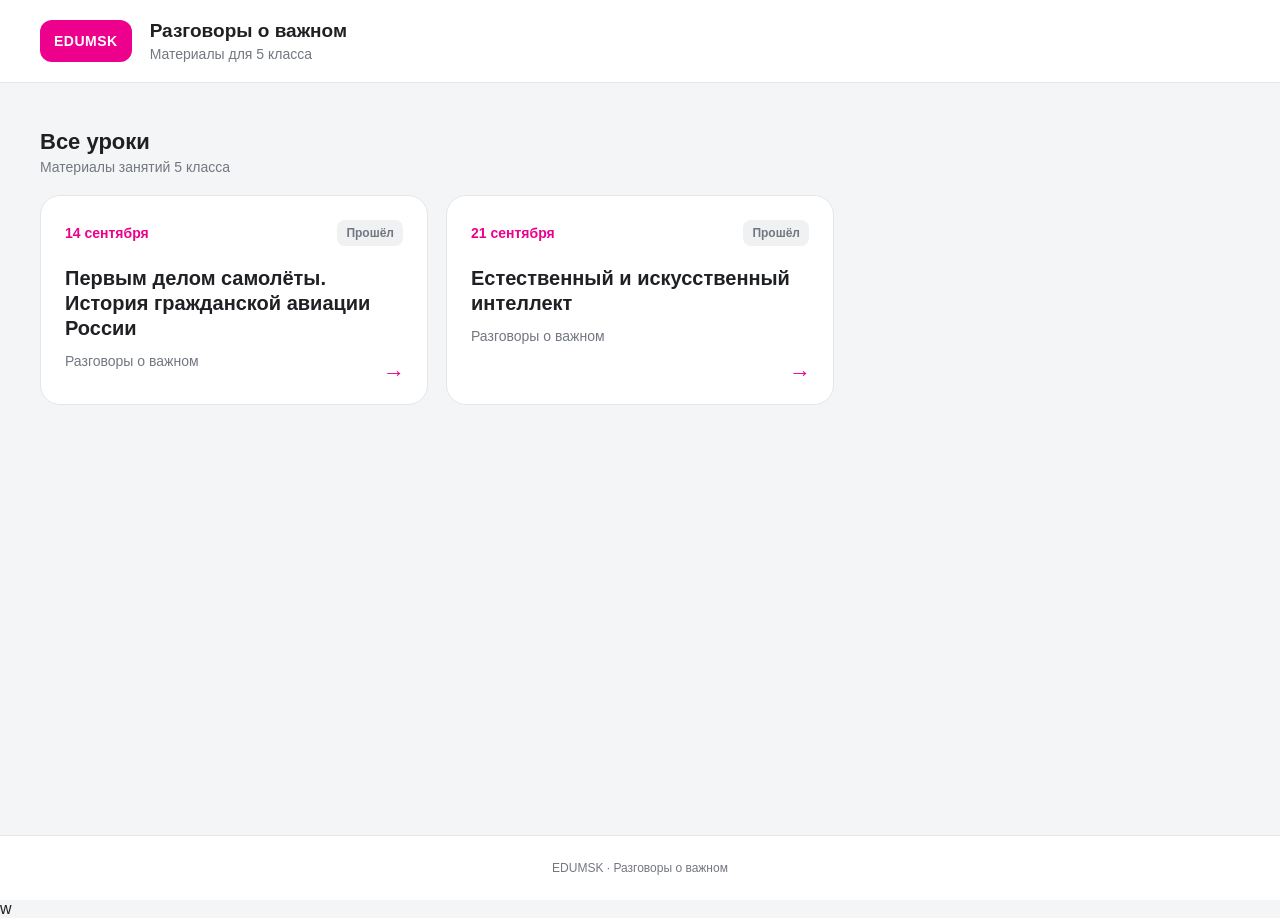
<file: index.html>
<!DOCTYPE html>
<html lang="ru">
<head>
    <meta charset="UTF-8">

    <meta
        name="viewport"
        content="width=device-width, initial-scale=1.0"
    >

    <meta
        name="description"
        content="Материалы для проведения уроков «Разговоры о важном»"
    >

    <title>Разговоры о важном — 5 класс</title>

    <link rel="stylesheet" href="style.css">
</head>

<body>

    <div id="app">
        <div class="loading">
            Загрузка материалов...
        </div>
    </div>

    <script src="app.js"></script>

</body>
</html>w
</file>
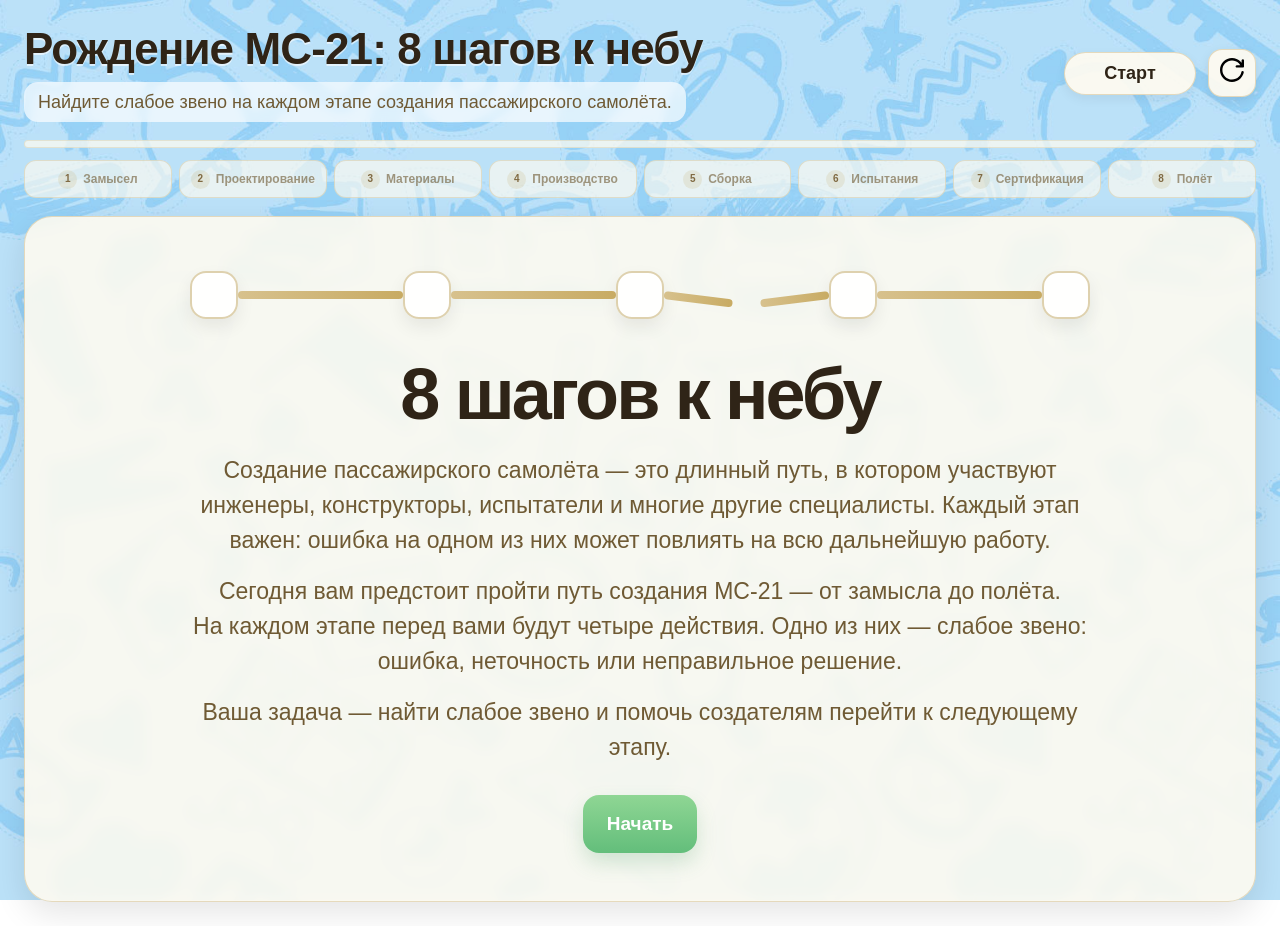
<file: lessons/2026-09-14/game/index.html>
<!DOCTYPE html>
<html lang="ru">
<head>
<meta charset="UTF-8">
<meta name="viewport" content="width=device-width, initial-scale=1.0"> 
<title>Рождение МС-21: 8 шагов к небу</title>
<style>
* { box-sizing: border-box; }

:root {
    --bg-card: rgba(255, 251, 240, 0.88);
    --bg-card-strong: rgba(255,255,255,0.96);
    --text-main: #2f2417;
    --text-soft: #6f5a34;
    --border: rgba(201, 178, 122, 0.45);
    --shadow: 0 12px 32px rgba(0,0,0,0.10);
    --accent: #d39b2d;
    --accent-soft: rgba(211,155,45,0.14);
    --green: #63be7b;
    --green-dark: #4f9e63;
    --red: #f36d6d;
    --red-dark: #d95a5a;
    --amber: #f1c45b;
}

html, body { min-height: 100%; }

body {
    margin: 0;
    padding: 24px; 
    font-family: Arial, sans-serif;
    color: var(--text-main);
    background: url('img/fon.jpg') no-repeat center center fixed;
    background-size: cover;
    overflow-x: hidden;
}

button { font-family: inherit; }

.page-wrap {
    max-width: 1440px;
    margin: 0 auto;
}

.topbar {
    display: flex;
    align-items: center;
    justify-content: space-between;
    gap: 16px;
    margin-bottom: 18px;
    flex-wrap: wrap;
}

.title-block { text-align: left; }

.page-title {
    margin: 0;
    font-size: 44px;
    font-weight: 900;
    letter-spacing: -0.02em;
    color: var(--text-main);
    text-shadow: 0 2px 0 rgba(255,255,255,0.6);
}

.page-subtitle {
    display: inline-block;
    margin-top: 8px;
    padding: 8px 14px;
    font-size: 18px;
    line-height: 1.35;
    color: var(--text-soft);
    background: rgba(255,255,255,0.68);
    border-radius: 14px;
    backdrop-filter: blur(4px);
}

.top-actions {
    display: flex;
    align-items: center;
    gap: 12px;
}

.progress-badge {
    min-width: 132px;
    padding: 10px 16px;
    border-radius: 999px;
    background: rgba(255,251,240,0.92);
    border: 1px solid var(--border);
    box-shadow: 0 4px 12px rgba(0,0,0,0.06);
    font-size: 18px;
    font-weight: 800;
    text-align: center;
}

.reset-icon {
    width: 48px;
    height: 48px;
    border: 1px solid var(--border);
    border-radius: 14px;
    background: rgba(255,251,240,0.92) url('img/reset-icon.svg') no-repeat center center;
    background-size: 24px;
    box-shadow: 0 4px 12px rgba(0,0,0,0.08);
    cursor: pointer;
    transition: transform .15s ease, box-shadow .15s ease, background-color .2s ease;
}

.reset-icon:hover {
    transform: translateY(-1px);
    box-shadow: 0 8px 18px rgba(0,0,0,0.12);
    background-color: rgba(255,255,255,0.98);
}

.progress-line-wrap {
    width: 100%;
    height: 8px;
    margin-bottom: 18px;
    background: rgba(255,251,240,0.72);
    border: 1px solid rgba(201,178,122,0.28);
    border-radius: 999px;
    overflow: hidden;
}

.progress-line {
    height: 100%;
    width: 0%;
    border-radius: inherit;
    background: linear-gradient(90deg, #d39b2d 0%, #f0c76a 100%);
    transition: width .35s ease;
}

.screen { display: none; }
.screen.active { display: block; animation: screenIn .28s ease; }

@keyframes screenIn {
    from { opacity: 0; transform: translateY(8px); }
    to { opacity: 1; transform: translateY(0); }
}

.hero-card,
.game-card,
.final-card,
.review-card {
    background: var(--bg-card);
    border: 1px solid var(--border);
    border-radius: 28px;
    box-shadow: var(--shadow);
    backdrop-filter: blur(6px);
}

.hero-card {
    min-height: 610px;
    display: flex;
    flex-direction: column;
    align-items: center;
    justify-content: center;
    text-align: center;
    padding: 48px 28px;
}

.hero-mark {
    width: min(900px, 92%);
    display: flex;
    align-items: center;
    justify-content: center;
    margin: 6px 0 34px;
}

.hero-node {
    width: 48px;
    height: 48px;
    border-radius: 16px;
    background: rgba(255,255,255,0.95);
    border: 2px solid rgba(201,178,122,0.6);
    box-shadow: 0 8px 18px rgba(0,0,0,0.07);
    flex: 0 0 auto;
}

.hero-link {
    height: 8px;
    flex: 1 1 100px;
    min-width: 34px;
    border-radius: 999px;
    background: linear-gradient(90deg, #d7c18d, #c8ab63);
    position: relative;
}

.hero-link.broken {
    background: transparent;
}

.hero-link.broken::before,
.hero-link.broken::after {
    content: "";
    position: absolute;
    top: 0;
    width: 42%;
    height: 8px;
    border-radius: 999px;
    background: linear-gradient(90deg, #d7c18d, #c8ab63);
}
.hero-link.broken::before { left: 0; transform: rotate(7deg); transform-origin: left center; }
.hero-link.broken::after { right: 0; transform: rotate(-7deg); transform-origin: right center; }

.hero-title {
    margin: 0;
    font-size: clamp(46px, 6vw, 72px);
    font-weight: 900;
    letter-spacing: -0.04em;
}

.hero-text {
    max-width: 900px;
    margin: 18px auto 30px;
    font-size: 23px;
    line-height: 1.52;
    color: var(--text-soft);
}

.primary-btn,
.secondary-btn {
    min-height: 58px;
    padding: 15px 24px;
    border-radius: 16px;
    border: none;
    cursor: pointer;
    font-size: 19px;
    font-weight: 800;
    transition: transform .15s ease, box-shadow .15s ease, opacity .2s ease;
}

.primary-btn {
    color: white;
    background: linear-gradient(180deg, #8fd694 0%, var(--green) 100%);
    box-shadow: 0 10px 20px rgba(79,158,99,0.22);
}

.primary-btn:hover,
.secondary-btn:hover { transform: translateY(-1px); }
.primary-btn:hover { box-shadow: 0 14px 24px rgba(79,158,99,0.28); }

.secondary-btn {
    color: var(--text-main);
    background: rgba(255,255,255,0.94);
    border: 1px solid var(--border);
    box-shadow: 0 6px 14px rgba(0,0,0,0.06);
}

.game-card { padding: 24px; }

.round-head {
    display: flex;
    align-items: flex-start;
    justify-content: space-between;
    gap: 18px;
    margin-bottom: 22px;
}

.round-copy { text-align: left; }

.round-kicker {
    display: inline-flex;
    align-items: center;
    padding: 8px 14px;
    margin-bottom: 10px;
    border-radius: 999px;
    background: var(--accent-soft);
    border: 1px solid rgba(211,155,45,0.22);
    color: #7a5718;
    font-size: 15px;
    font-weight: 800;
}

.round-title {
    margin: 0 0 8px;
    font-size: 34px;
    font-weight: 900;
}

.round-context {
    margin: 0;
    max-width: 1020px;
    font-size: 19px;
    line-height: 1.5;
    color: var(--text-soft);
}

.instruction-badge {
    flex: 0 0 auto;
    max-width: 290px;
    padding: 11px 14px;
    border-radius: 16px;
    background: rgba(255,255,255,0.72);
    border: 1px solid rgba(201,178,122,0.34);
    color: var(--text-soft);
    font-size: 15px;
    line-height: 1.35;
    font-weight: 700;
    text-align: center;
}

.chain-wrap {
    position: relative;
    padding: 18px 0 10px;
}

.chain {
    display: flex;
    align-items: stretch;
    gap: 0;
}

.action-card {
    flex: 1 1 0;
    min-width: 0;
}

.action-card {
    position: relative;
    min-height: 245px;
    padding: 54px 18px 22px;
    border: 1.5px solid rgba(201,178,122,0.56);
    border-radius: 22px;
    background: linear-gradient(180deg, rgba(255,255,255,0.98) 0%, rgba(255,252,244,0.96) 100%);
    color: var(--text-main);
    box-shadow: 0 8px 18px rgba(0,0,0,0.07);
    cursor: pointer;
    display: flex;
    align-items: center;
    justify-content: center;
    text-align: center;
    font-size: 18px;
    line-height: 1.4;
    font-weight: 800;
    transition: transform .18s ease, box-shadow .18s ease, border-color .2s ease, background .2s ease, color .2s ease, opacity .2s ease;
    user-select: none;
}

.action-card:hover:not(.locked):not(.correct) {
    transform: translateY(-4px) scale(1.008);
    box-shadow: 0 16px 28px rgba(0,0,0,0.12), 0 0 0 3px rgba(211,155,45,0.06);
    border-color: rgba(211,155,45,0.78);
}

.action-card:focus-visible {
    outline: none;
    border-color: rgba(211,155,45,0.95);
    box-shadow: 0 0 0 4px rgba(211,155,45,0.16), 0 12px 24px rgba(0,0,0,0.10);
}

.action-card.restored-wave {
    animation: restoredCardPulse .66s ease both;
}

@keyframes restoredCardPulse {
    0% { transform: translateY(0); box-shadow: 0 8px 18px rgba(0,0,0,0.07); }
    42% { transform: translateY(-3px); box-shadow: 0 13px 28px rgba(79,158,99,0.22), 0 0 0 4px rgba(99,190,123,0.12); }
    100% { transform: translateY(0); box-shadow: 0 8px 18px rgba(0,0,0,0.07); }
}

.action-card .step-num {
    position: absolute;
    top: 14px;
    left: 14px;
    width: 34px;
    height: 34px;
    display: flex;
    align-items: center;
    justify-content: center;
    border-radius: 12px;
    background: rgba(255,248,230,0.96);
    border: 1px solid rgba(211,155,45,0.28);
    color: #7a5718;
    font-size: 15px;
    font-weight: 900;
}

.action-card.wrong {
    animation: cardShake .34s ease;
    border-color: rgba(211,155,45,0.9);
    background: linear-gradient(180deg,#fff8dd 0%, #fff0b9 100%);
}

@keyframes cardShake {
    0%,100% { transform: translateX(0); }
    25% { transform: translateX(-6px); }
    75% { transform: translateX(6px); }
}

.action-card.breaking {
    animation: weakDrop .48s ease forwards;
}

@keyframes weakDrop {
    0% { transform: translateY(0) rotate(0); }
    55% { transform: translateY(10px) rotate(-1.5deg); }
    100% { transform: translateY(4px) rotate(0); }
}

.action-card.correct {
    color: white;
    border-color: var(--green-dark);
    background: linear-gradient(180deg, #9ae09e 0%, var(--green) 100%);
    box-shadow: 0 12px 26px rgba(79,158,99,0.18);
}

.action-card.correct .step-num {
    color: white;
    background: rgba(255,255,255,0.18);
    border-color: rgba(255,255,255,0.35);
}

.action-card.weak-found {
    color: white;
    border-color: var(--red-dark);
    background: linear-gradient(180deg, #ff9b9b 0%, var(--red) 100%);
    box-shadow: 0 12px 26px rgba(217,90,90,0.18);
}

.action-card.weak-found .step-num {
    color: white;
    background: rgba(255,255,255,0.18);
    border-color: rgba(255,255,255,0.35);
}

.action-card.locked { cursor: default; }
.action-card.dimmed { opacity: .78; }

.chain-link {
    position: relative;
    flex: 0 0 54px;
    min-width: 54px;
}

.chain-link::before {
    content: "";
    position: absolute;
    left: 5px;
    right: 5px;
    top: 50%;
    height: 8px;
    border-radius: 999px;
    background: linear-gradient(90deg, #d8c38f, #c8a95e);
    transform: translateY(-50%);
    transition: opacity .22s ease, transform .22s ease, background .25s ease;
}

.chain-link::after {
    content: "";
    position: absolute;
    right: 2px;
    top: 50%;
    width: 13px;
    height: 13px;
    border-top: 4px solid #c8a95e;
    border-right: 4px solid #c8a95e;
    transform: translateY(-50%) rotate(45deg);
    transition: opacity .22s ease, border-color .25s ease;
}

.chain-link.broken::before {
    left: 4px;
    right: auto;
    width: 36%;
    transform: translateY(-50%) rotate(7deg);
}

.chain-link.broken::after {
    right: 5px;
    width: 13px;
    height: 13px;
    border-color: #c8a95e;
    transform: translateY(-50%) rotate(45deg);
}

.chain-link.broken span {
    position: absolute;
    right: 6px;
    top: 50%;
    width: 34%;
    height: 8px;
    border-radius: 999px;
    background: linear-gradient(90deg, #d8c38f, #c8a95e);
    transform: translateY(-50%) rotate(-7deg);
}

.chain-link.repaired::before {
    background: linear-gradient(90deg, #76c987, #4f9e63);
    animation: linkGlow .6s ease;
}
.chain-link.repaired::after { border-color: #4f9e63; }

@keyframes linkGlow {
    0% { box-shadow: 0 0 0 rgba(79,158,99,0); filter: brightness(1); }
    45% { box-shadow: 0 0 28px rgba(79,158,99,.62); filter: brightness(1.22); }
    100% { box-shadow: 0 0 0 rgba(79,158,99,0); filter: brightness(1); }
}

.chain-link.repaired {
    animation: repairedLinkLift .48s ease both;
}

@keyframes repairedLinkLift {
    0% { transform: scale(.94); opacity: .72; }
    60% { transform: scale(1.045); opacity: 1; }
    100% { transform: scale(1); opacity: 1; }
}

.hint-area {
    min-height: 76px;
    display: flex;
    justify-content: center;
    align-items: center;
    padding-top: 12px;
}

.hint-toast {
    max-width: 760px;
    padding: 14px 18px;
    border-radius: 16px;
    background: rgba(255,248,224,0.96);
    border: 1px solid rgba(211,155,45,0.42);
    color: #6b4d10;
    font-size: 17px;
    line-height: 1.4;
    font-weight: 700;
    box-shadow: 0 8px 18px rgba(0,0,0,0.06);
    opacity: 0;
    transform: translateY(8px);
    pointer-events: none;
    transition: opacity .18s ease, transform .18s ease;
}

.hint-toast.show { opacity: 1; transform: translateY(0); }

.success-panel {
    display: none;
    margin-top: 8px;
    padding: 20px;
    border-radius: 22px;
    background: rgba(246,255,246,0.96);
    border: 1px solid rgba(79,158,99,0.34);
    box-shadow: 0 8px 18px rgba(79,158,99,0.08);
    text-align: left;
}

.success-panel.show { display: block; animation: panelIn .32s ease; }

@keyframes panelIn {
    from { opacity: 0; transform: translateY(8px); }
    to { opacity: 1; transform: translateY(0); }
}

.success-row {
    display: flex;
    align-items: flex-start;
    justify-content: space-between;
    gap: 20px;
}

.success-copy { max-width: 1000px; }

.success-title {
    margin: 0 0 8px;
    font-size: 22px;
    color: var(--green-dark);
    font-weight: 900;
}

.success-text {
    margin: 0;
    font-size: 18px;
    line-height: 1.52;
    color: var(--text-main);
}

.principle-pill {
    display: inline-flex;
    margin-top: 14px;
    padding: 8px 13px;
    border-radius: 999px;
    background: rgba(99,190,123,0.12);
    border: 1px solid rgba(79,158,99,0.25);
    color: var(--green-dark);
    font-size: 15px;
    font-weight: 900;
}

.final-card { padding: 42px 28px; text-align: center; }
.final-kicker {
    display: inline-flex;
    padding: 8px 14px;
    border-radius: 999px;
    background: rgba(99,190,123,0.12);
    border: 1px solid rgba(79,158,99,0.24);
    color: var(--green-dark);
    font-size: 16px;
    font-weight: 900;
}
.final-title { margin: 18px 0 10px; font-size: clamp(38px,5vw,58px); font-weight: 900; line-height: 1.05; }
.final-subtitle { margin: 0 auto 30px; max-width: 900px; color: var(--text-soft); font-size: 20px; line-height: 1.5; }

.principles {
    display: grid;
    grid-template-columns: repeat(3, minmax(0,1fr));
    gap: 16px;
    margin: 26px 0 30px;
}

.principle-card {
    min-height: 150px;
    padding: 24px 16px;
    border-radius: 20px;
    background: rgba(255,255,255,0.82);
    border: 1px solid rgba(201,178,122,0.38);
    box-shadow: 0 7px 16px rgba(0,0,0,0.05);
    display: flex;
    flex-direction: column;
    align-items: center;
    justify-content: center;
    gap: 10px;
}

.final-card.celebrate .principle-card {
    animation: principleRise .64s cubic-bezier(.2,.8,.2,1) both;
}
.final-card.celebrate .principle-card:nth-child(1) { animation-delay: .14s; }
.final-card.celebrate .principle-card:nth-child(2) { animation-delay: .36s; }
.final-card.celebrate .principle-card:nth-child(3) { animation-delay: .58s; }

@keyframes principleRise {
    from { opacity: 0; transform: translateY(16px) scale(.96); }
    70% { opacity: 1; transform: translateY(-2px) scale(1.012); }
    to { opacity: 1; transform: translateY(0) scale(1); }
}

.principle-check {
    width: 44px;
    height: 44px;
    border-radius: 50%;
    display: flex;
    align-items: center;
    justify-content: center;
    color: white;
    background: linear-gradient(180deg,#8fd694,var(--green));
    font-size: 24px;
    font-weight: 900;
}

.principle-name { font-size: 20px; line-height: 1.3; font-weight: 900; }

.formula {
    margin: 0 auto 28px;
    padding: 20px 24px;
    max-width: 980px;
    border-radius: 22px;
    background: linear-gradient(180deg,#fff5cf 0%, #f2d57d 100%);
    border: 1px solid rgba(211,155,45,0.34);
    color: #543d10;
    font-size: clamp(22px,3vw,34px);
    line-height: 1.35;
    font-weight: 900;
}

.final-card.celebrate .formula {
    animation: formulaReveal .7s .92s cubic-bezier(.2,.8,.2,1) both;
}
.final-card.celebrate .final-actions {
    animation: finalActionsReveal .55s 1.12s ease both;
}

@keyframes formulaReveal {
    from { opacity: 0; transform: translateY(12px) scale(.985); box-shadow: 0 0 0 rgba(211,155,45,0); }
    60% { opacity: 1; transform: translateY(0) scale(1.008); box-shadow: 0 12px 30px rgba(211,155,45,.18); }
    to { opacity: 1; transform: translateY(0) scale(1); box-shadow: 0 0 0 rgba(211,155,45,0); }
}

@keyframes finalActionsReveal {
    from { opacity: 0; transform: translateY(8px); }
    to { opacity: 1; transform: translateY(0); }
}

.final-actions,
.review-actions {
    display: flex;
    justify-content: center;
    gap: 12px;
    flex-wrap: wrap;
}

.review-card { padding: 28px; }
.review-title { margin: 0 0 8px; font-size: 36px; font-weight: 900; text-align: left; }
.review-subtitle { margin: 0 0 24px; color: var(--text-soft); font-size: 18px; line-height: 1.45; text-align: left; }
.review-list { display: grid; gap: 18px; }
.review-round {
    padding: 20px;
    border-radius: 22px;
    background: rgba(255,255,255,0.78);
    border: 1px solid rgba(201,178,122,0.34);
}
.review-round-title { margin: 0 0 14px; font-size: 22px; font-weight: 900; text-align: left; }
.review-chain {
    display: grid;
    grid-template-columns: repeat(5,minmax(0,1fr));
    gap: 10px;
}
.review-step {
    min-height: 112px;
    padding: 12px;
    border-radius: 16px;
    background: rgba(255,252,245,0.96);
    border: 1px solid rgba(201,178,122,0.36);
    display: flex;
    align-items: center;
    justify-content: center;
    text-align: center;
    font-size: 14px;
    line-height: 1.35;
    font-weight: 700;
}
.review-step.fixed {
    color: white;
    background: linear-gradient(180deg,#9ae09e,var(--green));
    border-color: var(--green-dark);
}
.review-principle {
    margin-top: 12px;
    color: var(--green-dark);
    font-size: 15px;
    font-weight: 900;
    text-align: right;
}
.review-actions { margin-top: 24px; }

.firework {
    position: fixed;
    width: 10px;
    height: 10px;
    border-radius: 50%;
    pointer-events: none;
    z-index: 9999;
    animation: firework 700ms ease-out forwards;
    box-shadow:
        0 -18px 0 0 currentColor,
        0 18px 0 0 currentColor,
        18px 0 0 0 currentColor,
        -18px 0 0 0 currentColor,
        13px 13px 0 0 currentColor,
        -13px -13px 0 0 currentColor,
        13px -13px 0 0 currentColor,
        -13px 13px 0 0 currentColor;
}

@keyframes firework {
    from { transform: scale(.2); opacity: 1; }
    to { transform: scale(1.8); opacity: 0; }
}


.stage-rail {
    display: grid;
    grid-template-columns: repeat(8, minmax(0, 1fr));
    gap: 7px;
    margin: -6px 0 18px;
}

.stage-chip {
    min-width: 0;
    min-height: 38px;
    padding: 7px 8px;
    border-radius: 12px;
    border: 1px solid rgba(201,178,122,0.34);
    background: rgba(255,251,240,0.66);
    color: rgba(111,90,52,0.62);
    display: flex;
    align-items: center;
    justify-content: center;
    gap: 6px;
    text-align: center;
    font-size: 12px;
    line-height: 1.2;
    font-weight: 800;
    transition: background .22s ease, border-color .22s ease, color .22s ease, transform .22s ease;
}

.stage-chip::before {
    content: attr(data-step);
    flex: 0 0 19px;
    width: 19px;
    height: 19px;
    border-radius: 50%;
    display: grid;
    place-items: center;
    background: rgba(201,178,122,0.20);
    color: #806a42;
    font-size: 10px;
    font-weight: 900;
}

.stage-chip.active {
    color: #6f5119;
    border-color: rgba(211,155,45,0.48);
    background: rgba(255,244,207,0.88);
    transform: translateY(-1px);
}

.stage-chip.active::before {
    background: var(--accent);
    color: white;
}

.stage-chip.done {
    color: var(--green-dark);
    border-color: rgba(79,158,99,0.34);
    background: rgba(243,255,243,0.90);
}

.stage-chip.done::before {
    content: "✓";
    background: var(--green);
    color: white;
}

.final-question {
    max-width: 980px;
    margin: 26px auto 30px;
    padding: 22px 24px;
    border-radius: 22px;
    background: linear-gradient(180deg,#fff5cf 0%, #f2d57d 100%);
    border: 1px solid rgba(211,155,45,0.34);
    color: #543d10;
    text-align: left;
}

.final-question-label {
    margin-bottom: 8px;
    font-size: 15px;
    font-weight: 900;
    text-transform: uppercase;
    letter-spacing: .04em;
}

.final-question-text {
    margin: 0;
    font-size: clamp(20px,2.4vw,28px);
    line-height: 1.4;
    font-weight: 900;
}

.review-step.weak {
    color: white;
    background: linear-gradient(180deg,#ff9b9b,var(--red));
    border-color: var(--red-dark);
}

.review-explanation {
    margin-top: 12px;
    padding: 12px 14px;
    border-radius: 14px;
    background: rgba(255,255,255,0.72);
    border: 1px solid rgba(201,178,122,0.30);
    color: var(--text-main);
    font-size: 15px;
    line-height: 1.45;
    text-align: left;
}

@media (max-width: 1180px) {
    .chain {
        flex-direction: column;
        gap: 0;
    }
    .action-card { min-height: 145px; padding: 45px 20px 18px; }
    .chain-link { flex: 0 0 54px; min-width: 0; height: 54px; }
    .chain-link::before {
        left: 50%; right: auto; top: 5px; bottom: 5px;
        width: 8px; height: auto;
        transform: translateX(-50%);
        background: linear-gradient(180deg,#d8c38f,#c8a95e);
    }
    .chain-link::after {
        right: auto; left: 50%; top: auto; bottom: 3px;
        transform: translateX(-50%) rotate(135deg);
    }
    .chain-link.broken::before {
        left: 50%; right: auto; top: 4px; width: 8px; height: 36%;
        transform: translateX(-50%) rotate(7deg);
    }
    .chain-link.broken span {
        left: 50%; right: auto; top: auto; bottom: 4px; width: 8px; height: 34%;
        transform: translateX(-50%) rotate(-7deg);
        background: linear-gradient(180deg,#d8c38f,#c8a95e);
    }
    .round-head { flex-direction: column; }
    .instruction-badge { max-width: none; width: 100%; }
    .stage-rail { grid-template-columns: repeat(4, minmax(0, 1fr)); }
}

@media (max-width: 800px) {
    body { padding: 16px; }
    .page-title { font-size: 34px; }
    .page-subtitle { font-size: 16px; }
    .hero-card { min-height: 520px; padding: 36px 18px; }
    .hero-text { font-size: 19px; }
    .game-card { padding: 16px; }
    .round-title { font-size: 29px; }
    .round-context { font-size: 17px; }
    .success-row { flex-direction: column; }
    .success-row .primary-btn { width: 100%; }
    .principles { grid-template-columns: 1fr; }
    .review-chain { grid-template-columns: 1fr; }
    .review-step { min-height: 86px; }
    .stage-rail { grid-template-columns: repeat(2, minmax(0, 1fr)); }
    .stage-chip { font-size: 11px; }
}
</style>
</head>
<body>
<div class="page-wrap">
    <div class="topbar" id="topbar">
        <div class="title-block">
            <h1 class="page-title">Рождение МС-21: 8 шагов к небу</h1>
            <div class="page-subtitle" id="page-subtitle">Найдите слабое звено на каждом этапе создания пассажирского самолёта.</div>
        </div>
        <div class="top-actions">
            <div class="progress-badge" id="progress-badge">Старт</div>
            <button class="reset-icon" id="reset-button" type="button" aria-label="Начать заново" title="Начать заново"></button>
        </div>
    </div>

    <div class="progress-line-wrap" id="progress-wrap">
        <div class="progress-line" id="progress-line"></div>
    </div>
    <div class="stage-rail" id="stage-rail" aria-label="Этапы создания МС-21"></div>

    <section class="screen active" id="start-screen">
        <div class="hero-card">
            <div class="hero-mark" aria-hidden="true">
                <div class="hero-node"></div><div class="hero-link"></div>
                <div class="hero-node"></div><div class="hero-link"></div>
                <div class="hero-node"></div><div class="hero-link broken"></div>
                <div class="hero-node"></div><div class="hero-link"></div>
                <div class="hero-node"></div>
            </div>
            <h2 class="hero-title">8 шагов к небу</h2>
            <p class="hero-text">Создание пассажирского самолёта — это длинный путь, в котором участвуют инженеры, конструкторы, испытатели и многие другие специалисты. Каждый этап важен: ошибка на одном из них может повлиять на всю дальнейшую работу.</p>
            <p class="hero-text" style="margin-top:-14px;">Сегодня вам предстоит пройти путь создания МС-21 — от замысла до полёта. На каждом этапе перед вами будут четыре действия. Одно из них — слабое звено: ошибка, неточность или неправильное решение.</p>
            <p class="hero-text" style="margin-top:-14px;">Ваша задача — найти слабое звено и помочь создателям перейти к следующему этапу.</p>
            <button class="primary-btn" id="start-button" type="button">Начать</button>
        </div>
    </section>

    <section class="screen" id="round-screen">
        <div class="game-card">
            <div class="round-head">
                <div class="round-copy">
                    <div class="round-kicker" id="round-kicker">Этап</div>
                    <h2 class="round-title" id="round-title"></h2>
                    <p class="round-context" id="round-context"></p>
                </div>
                <div class="instruction-badge">Выберите одно действие, которое является ошибкой, неточностью или неправильным решением.</div>
            </div>

            <div class="chain-wrap">
                <div class="chain" id="chain"></div>
            </div>

            <div class="hint-area">
                <div class="hint-toast" id="hint-toast"></div>
            </div>

            <div class="success-panel" id="success-panel">
                <div class="success-row">
                    <div class="success-copy">
                        <h3 class="success-title">✓ Слабое звено найдено</h3>
                        <p class="success-text" id="success-text"></p>
                        <div class="principle-pill" id="principle-pill"></div>
                    </div>
                    <button class="primary-btn" id="next-button" type="button">Дальше →</button>
                </div>
            </div>
        </div>
    </section>

    <section class="screen" id="final-screen">
        <div class="final-card">
            <div class="final-kicker">8 из 8 этапов пройдены</div>
            <h2 class="final-title">МС-21 готов к полёту!</h2>
            <p class="final-subtitle">Все основные этапы пройдены: от замысла и проектирования до сертификации и полёта.</p>

            <div class="final-question">
                <div class="final-question-label">Финальный вопрос</div>
                <p class="final-question-text">Представьте, что серьёзную ошибку обнаружили только во время испытаний самолёта. На каком из предыдущих этапов могла возникнуть её настоящая причина? Может ли быть несколько вариантов?</p>
            </div>

            <div class="final-actions">
                <button class="secondary-btn" id="review-button" type="button">Посмотреть этапы</button>
                <button class="primary-btn" id="restart-button" type="button">Начать заново</button>
            </div>
        </div>
    </section>

    <section class="screen" id="review-screen">
        <div class="review-card">
            <h2 class="review-title">Пройденные этапы</h2>
            <p class="review-subtitle">Слабые звенья отмечены красным. Ниже сохранены пояснения после каждого ответа.</p>
            <div class="review-list" id="review-list"></div>
            <div class="review-actions">
                <button class="secondary-btn" id="back-final-button" type="button">← К итогу</button>
                <button class="primary-btn" id="restart-button-2" type="button">Начать заново</button>
            </div>
        </div>
    </section>
</div>

<audio id="success-sound" src="sound/goodAnswer.mp3" preload="auto"></audio>
<audio id="fail-sound" src="sound/badAnswer.mp3" preload="auto"></audio>
<audio id="final-sound" src="sound/right.mp3" preload="auto"></audio>

<script>
const gameData = {
    title: "Рождение МС-21: 8 шагов к небу",
    stageNames: ["Замысел", "Проектирование", "Материалы", "Производство", "Сборка", "Испытания", "Сертификация", "Полёт"],
    rounds: [
        {
            title: "Замысел",
            context: "Инженеры решают, каким должен быть новый пассажирский самолёт. Где слабое звено?",
            cards: [
                "Сделать полёт комфортным для пассажиров.",
                "Добиться максимальной скорости, даже если самолёт будет расходовать намного больше топлива.",
                "Сделать самолёт безопасным.",
                "Снизить расход топлива."
            ],
            weakIndex: 1,
            weakLetter: "Б",
            explanation: "Современные пассажирские самолёты обычно летают со скоростью около 800–900 км/ч. Сегодня инженеры стремятся не устанавливать рекорды скорости, а сделать самолёт безопасным, комфортным и экономичным. Интересный факт: современный самолёт может расходовать около 20 г топлива на одного пассажира на 1 км пути."
        },
        {
            title: "Проектирование",
            context: "Начинается проектирование МС-21. Где слабое звено?",
            cards: [
                "Сначала изготовить настоящее крыло, а необходимые расчёты провести потом.",
                "Рассчитать форму крыла.",
                "Создать цифровую модель самолёта.",
                "Проверить расчёты с помощью компьютеров."
            ],
            weakIndex: 0,
            weakLetter: "А",
            explanation: "МС-21 проектировали с использованием современных цифровых технологий. Инженеры могут заранее проверить множество решений ещё до изготовления настоящих деталей. Это помогает раньше заметить ошибки и изменить конструкцию."
        },
        {
            title: "Материалы и технологии",
            context: "Инженеры выбирают материалы для самолёта. Где слабое звено?",
            cards: [
                "Материал крыла должен быть прочным.",
                "Для самолёта важно уменьшать лишний вес.",
                "Чем тяжелее материал, тем лучше будет летать самолёт.",
                "Для крыла можно использовать современные композиционные материалы."
            ],
            weakIndex: 2,
            weakLetter: "В",
            explanation: "Одна из особенностей МС-21 — так называемое «чёрное крыло» из композиционных материалов. Такие материалы позволяют сочетать высокую прочность и небольшую массу. Логика проста: меньше масса самолёта → меньше топлива требуется для полёта."
        },
        {
            title: "Производство деталей и систем",
            context: "Начинается производство частей будущего самолёта. Где слабое звено?",
            cards: [
                "Изготавливают двигатель.",
                "Если какой-то важной детали нет, самолёт можно собрать без неё.",
                "Производят электронные системы и оборудование.",
                "Проверяют изготовленные детали."
            ],
            weakIndex: 1,
            weakLetter: "Б",
            explanation: "Самолёт состоит из огромного количества деталей и систем, каждая из которых выполняет свою задачу. Один из важнейших элементов МС-21 — российский двигатель ПД-14. Число 14 в его названии связано с классом тяги двигателя — около 14 тонн-сил. Способность самостоятельно создавать ключевые системы самолёта важна для технологической независимости страны."
        },
        {
            title: "Сборка",
            context: "Детали готовы. Начинается сборка самолёта. Где слабое звено?",
            cards: [
                "Части самолёта точно соединяют друг с другом.",
                "Проверяют правильность установки деталей.",
                "Используют специальное оборудование для точной сборки.",
                "Если две детали немного не совпадают, их можно просто сильнее прижать друг к другу."
            ],
            weakIndex: 3,
            weakLetter: "Г",
            explanation: "При сборке самолёта нужна очень высокая точность. Даже если самолёт огромный, небольшие отклонения размеров отдельных деталей могут повлиять на то, как соединяются и работают разные элементы конструкции."
        },
        {
            title: "Испытания",
            context: "Самолёт собран. Теперь его нужно испытать. Где слабое звено?",
            cards: [
                "Если самолёт выглядит исправным, часть испытаний можно не проводить.",
                "Проверить прочность крыла.",
                "Испытать работу систем при низких температурах.",
                "Проверить работу оборудования на специальных стендах."
            ],
            weakIndex: 0,
            weakLetter: "А",
            explanation: "Перед эксплуатацией самолёт проходит множество испытаний. Например, конструкцию проверяют нагрузками, которые могут быть значительно выше тех, с которыми самолёт обычно сталкивается в полёте. Ориентир при некоторых проверках прочности — примерно 1,5-кратный запас относительно расчётных предельных нагрузок. Это позволяет проверить конструкцию с запасом прочности."
        },
        {
            title: "Контроль качества и сертификация",
            context: "Испытания закончились. Специалисты изучают результаты. Где слабое звено?",
            cards: [
                "Изучить результаты всех проверок.",
                "Исправить найденные недостатки.",
                "Небольшое замечание можно не исправлять, если остальные системы работают хорошо.",
                "После исправлений провести необходимые повторные проверки."
            ],
            weakIndex: 2,
            weakLetter: "В",
            explanation: "Чтобы самолёт допустили к эксплуатации, недостаточно сказать: «Мы уверены, что он безопасен». Безопасность необходимо подтвердить расчётами, испытаниями, документами и результатами проверок."
        },
        {
            title: "Полёт",
            context: "Все основные этапы пройдены. Самолёт готовится к полёту. Где слабое звено?",
            cards: [
                "Перед полётом проверяют состояние самолёта и его систем.",
                "Учитывают результаты предыдущих испытаний и проверок.",
                "Самолёт допускают к полёту только после выполнения необходимых требований.",
                "Если самолёт уже однажды успешно летал, перед следующими полётами проверки больше не нужны."
            ],
            weakIndex: 3,
            weakLetter: "Г",
            explanation: "Все основные этапы пройдены. После выполнения необходимых требований самолёт готов к полёту."
        }
    ]
};

const startScreen = document.getElementById('start-screen');
const roundScreen = document.getElementById('round-screen');
const finalScreen = document.getElementById('final-screen');
const reviewScreen = document.getElementById('review-screen');
const progressBadge = document.getElementById('progress-badge');
const progressLine = document.getElementById('progress-line');
const progressWrap = document.getElementById('progress-wrap');
const stageRail = document.getElementById('stage-rail');
const roundKicker = document.getElementById('round-kicker');
const roundTitle = document.getElementById('round-title');
const roundContext = document.getElementById('round-context');
const chain = document.getElementById('chain');
const hintToast = document.getElementById('hint-toast');
const successPanel = document.getElementById('success-panel');
const successText = document.getElementById('success-text');
const principlePill = document.getElementById('principle-pill');
const nextButton = document.getElementById('next-button');
const reviewList = document.getElementById('review-list');

let currentRound = 0;
let roundSolved = false;
let hintTimer = null;
let finalCelebrationPlayed = false;


const typographyShortWords = [
    'а', 'и', 'но',
    'в', 'во', 'к', 'ко', 'с', 'со', 'у', 'о', 'об', 'обо',
    'на', 'по', 'за', 'из', 'изо', 'от', 'ото', 'до',
    'под', 'над', 'при', 'про', 'для', 'без', 'не'
];

const typographyPattern = new RegExp(
    `(^|\\s)(${typographyShortWords.join('|')})\\s+(?=\\S)`,
    'giu'
);

function typograph(text) {
    return String(text ?? '').replace(typographyPattern, '$1$2\u00A0');
}

function setTypographedText(element, text) {
    if (element) element.textContent = typograph(text);
}

function applyTypography(root = document.body) {
    const walker = document.createTreeWalker(root, NodeFilter.SHOW_TEXT);
    const nodes = [];

    while (walker.nextNode()) nodes.push(walker.currentNode);

    nodes.forEach(node => {
        const parent = node.parentElement;
        if (!parent || ['SCRIPT', 'STYLE', 'TEXTAREA', 'INPUT'].includes(parent.tagName)) return;
        node.nodeValue = typograph(node.nodeValue);
    });
}

function showScreen(screen) {
    [startScreen, roundScreen, finalScreen, reviewScreen].forEach(el => el.classList.remove('active'));
    screen.classList.add('active');
}

function safePlay(id) {
    const audio = document.getElementById(id);
    if (!audio) return;
    try {
        audio.currentTime = 0;
        const p = audio.play();
        if (p && typeof p.catch === 'function') p.catch(() => {});
    } catch (e) {}
}

function renderStageRail(mode = 'start') {
    stageRail.innerHTML = '';
    gameData.stageNames.forEach((name, index) => {
        const chip = document.createElement('div');
        chip.className = 'stage-chip';
        chip.dataset.step = index + 1;
        setTypographedText(chip, name);

        if (mode === 'final' || index < currentRound || (mode === 'round' && index === currentRound && roundSolved)) {
            chip.classList.add('done');
        }
        if (mode === 'round' && index === currentRound) {
            chip.classList.add('active');
        }
        stageRail.appendChild(chip);
    });
}

function updateProgress(mode = 'round') {
    if (mode === 'start') {
        setTypographedText(progressBadge, 'Старт');
        progressLine.style.width = '0%';
        renderStageRail('start');
        return;
    }
    if (mode === 'final') {
        setTypographedText(progressBadge, '8 из 8');
        progressLine.style.width = '100%';
        renderStageRail('final');
        return;
    }
    const num = currentRound + 1;
    setTypographedText(progressBadge, `Этап ${num} из ${gameData.rounds.length}`);
    progressLine.style.width = `${(currentRound / gameData.rounds.length) * 100}%`;
    renderStageRail('round');
}

function startGame() {
    currentRound = 0;
    finalCelebrationPlayed = false;
    renderRound();
    showScreen(roundScreen);
}

function renderRound() {
    roundSolved = false;
    clearTimeout(hintTimer);
    hintToast.classList.remove('show');
    successPanel.classList.remove('show');

    const data = gameData.rounds[currentRound];
    setTypographedText(roundKicker, `Этап ${currentRound + 1} из ${gameData.rounds.length}`);
    setTypographedText(roundTitle, data.title);
    setTypographedText(roundContext, data.context);
    setTypographedText(successText, data.explanation);
    setTypographedText(principlePill, `Слабое звено: ${data.weakLetter}`);
    setTypographedText(nextButton, currentRound === gameData.rounds.length - 1 ? 'К итогу →' : 'Дальше →');

    chain.innerHTML = '';

    data.cards.forEach((text, index) => {
        const card = document.createElement('button');
        card.type = 'button';
        card.className = 'action-card';
        card.dataset.index = index;
        card.innerHTML = `<span class="step-num">${index + 1}</span><span class="card-text"></span>`;
        setTypographedText(card.querySelector('.card-text'), text);
        card.addEventListener('click', () => chooseCard(index, card));
        chain.appendChild(card);

        if (index < data.cards.length - 1) {
            const link = document.createElement('div');
            link.className = 'chain-link';
            link.dataset.linkIndex = index;
            link.innerHTML = '<span></span>';
            chain.appendChild(link);
        }
    });

    updateProgress('round');
}

function chooseCard(index, card) {
    if (roundSolved) return;
    const data = gameData.rounds[currentRound];

    if (index !== data.weakIndex) {
        safePlay('fail-sound');
        card.classList.remove('wrong');
        void card.offsetWidth;
        card.classList.add('wrong');
        showHint('Это не слабое звено. Попробуйте ещё раз.');
        setTimeout(() => card.classList.remove('wrong'), 620);
        return;
    }

    solveRound(card, data);
}

function showHint(text) {
    clearTimeout(hintTimer);
    setTypographedText(hintToast, text);
    hintToast.classList.add('show');
    hintTimer = setTimeout(() => hintToast.classList.remove('show'), 3600);
}

function solveRound(card, data) {
    roundSolved = true;
    clearTimeout(hintTimer);
    hintToast.classList.remove('show');

    const cards = Array.from(chain.querySelectorAll('.action-card'));
    cards.forEach(c => c.classList.add('locked', 'dimmed'));
    card.classList.remove('dimmed');
    card.classList.add('breaking');

    const leftLink = chain.querySelector(`[data-link-index="${data.weakIndex - 1}"]`);
    const rightLink = chain.querySelector(`[data-link-index="${data.weakIndex}"]`);
    if (leftLink) leftLink.classList.add('broken');
    if (rightLink) rightLink.classList.add('broken');

    setTimeout(() => {
        card.classList.remove('breaking');
        card.classList.add('weak-found');
        cards.forEach(c => c.classList.remove('dimmed'));
        safePlay('success-sound');
    }, 480);

    setTimeout(() => {
        successPanel.classList.add('show');
        progressLine.style.width = `${((currentRound + 1) / gameData.rounds.length) * 100}%`;
        renderStageRail('round');
    }, 820);
}

function nextRound() {
    if (!roundSolved) return;
    if (currentRound < gameData.rounds.length - 1) {
        currentRound++;
        renderRound();
        window.scrollTo({ top: 0, behavior: 'smooth' });
    } else {
        showFinal();
    }
}

function showFinal() {
    updateProgress('final');
    showScreen(finalScreen);
    const finalCard = finalScreen.querySelector('.final-card');
    finalCard.classList.add('celebrate');

    if (!finalCelebrationPlayed) {
        finalCelebrationPlayed = true;
        startFinalCelebration();
    }
    window.scrollTo({ top: 0, behavior: 'smooth' });
}

function startFinalCelebration() {
    const audio = document.getElementById('final-sound');
    safePlay('final-sound');
    launchFireworks(26);

    let burstIndex = 0;
    const interval = setInterval(() => {
        burstIndex++;
        const count = burstIndex < 5 ? 20 : 14;
        launchFireworks(count);


        if (audio && audio.ended) {
            clearInterval(interval);
        }
    }, 460);


    setTimeout(() => clearInterval(interval), 7600);
}

function renderReview() {
    reviewList.innerHTML = '';
    gameData.rounds.forEach((round, roundIndex) => {
        const block = document.createElement('div');
        block.className = 'review-round';

        const title = document.createElement('h3');
        title.className = 'review-round-title';
        setTypographedText(title, `${roundIndex + 1}. ${round.title}`);
        block.appendChild(title);

        const reviewChain = document.createElement('div');
        reviewChain.className = 'review-chain';
        reviewChain.style.gridTemplateColumns = `repeat(${round.cards.length}, minmax(0, 1fr))`;
        round.cards.forEach((text, index) => {
            const step = document.createElement('div');
            step.className = 'review-step';
            if (index === round.weakIndex) step.classList.add('weak');
            setTypographedText(step, text);
            reviewChain.appendChild(step);
        });
        block.appendChild(reviewChain);

        const explanation = document.createElement('div');
        explanation.className = 'review-explanation';
        setTypographedText(explanation, round.explanation);
        block.appendChild(explanation);

        reviewList.appendChild(block);
    });
}

function showReview() {
    renderReview();
    setTypographedText(progressBadge, 'Обзор');
    progressLine.style.width = '100%';
    renderStageRail('final');
    showScreen(reviewScreen);
    window.scrollTo({ top: 0, behavior: 'smooth' });
}

function resetGame() {
    currentRound = 0;
    roundSolved = false;
    finalCelebrationPlayed = false;
    clearTimeout(hintTimer);
    const finalCard = finalScreen.querySelector('.final-card');
    if (finalCard) finalCard.classList.remove('celebrate');
    updateProgress('start');
    showScreen(startScreen);
    window.scrollTo({ top: 0, behavior: 'smooth' });
}

function launchFireworks(count = 20) {
    for (let i = 0; i < count; i++) {
        const fw = document.createElement('div');
        fw.className = 'firework';
        fw.style.left = Math.random() * window.innerWidth + 'px';
        fw.style.top = Math.random() * (window.innerHeight * .62) + 'px';
        fw.style.color = `hsl(${Math.random() * 360}, 100%, 55%)`;
        document.body.appendChild(fw);
        setTimeout(() => fw.remove(), 720);
    }
}

applyTypography(document.body);

document.getElementById('start-button').addEventListener('click', startGame);
document.getElementById('reset-button').addEventListener('click', resetGame);
document.getElementById('next-button').addEventListener('click', nextRound);
document.getElementById('review-button').addEventListener('click', showReview);
document.getElementById('restart-button').addEventListener('click', resetGame);
document.getElementById('restart-button-2').addEventListener('click', resetGame);
document.getElementById('back-final-button').addEventListener('click', showFinal);

updateProgress('start');
</script>
</body>
</html>
</file>
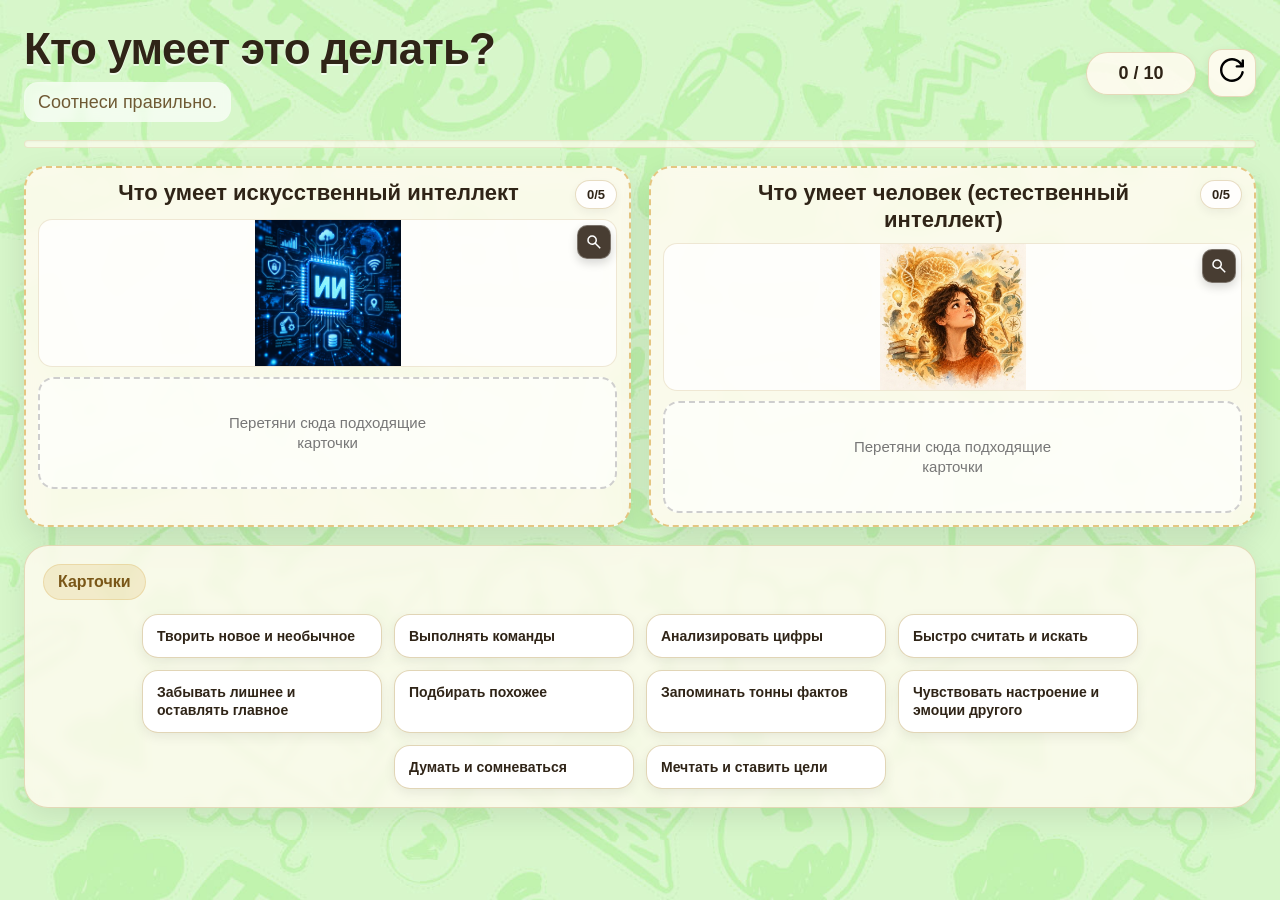
<file: lessons/2026-09-21/game-1/index.html>
<!DOCTYPE html>
<html lang="ru">
<head>
    <meta charset="UTF-8">
    <meta name="viewport" content="width=device-width, initial-scale=1.0">
    <title>Кто умеет это делать?</title>
    <style>
        * { box-sizing: border-box; }

        :root {
            --bg-card: rgba(255, 251, 240, 0.88);
            --bg-card-strong: rgba(255, 255, 255, 0.94);
            --text-main: #2f2417;
            --text-soft: #6f5a34;
            --accent: #d39b2d;
            --accent-soft: rgba(211, 155, 45, 0.16);
            --border: rgba(201, 178, 122, 0.45);
            --shadow: 0 12px 32px rgba(0, 0, 0, 0.10);
            --green: #63be7b;
            --green-dark: #4f9e63;
            --red: #f36d6d;
            --red-dark: #d95a5a;
        }

        body {
            font-family: Arial, sans-serif;
            color: var(--text-main);
            background: url('img/fon.jpg') no-repeat center center fixed;
            background-size: cover;
            margin: 0;
            padding: 24px;
            overflow-x: hidden;
            overflow-y: auto;
        }

        .page-wrap {
            max-width: 1440px;
            margin: 0 auto;
        }

        .topbar {
            display: flex;
            justify-content: space-between;
            align-items: center;
            gap: 16px;
            margin-bottom: 18px;
            flex-wrap: wrap;
        }

        .title-block { text-align: left; }

        .page-title {
            margin: 0;
            font-size: 44px;
            font-weight: 900;
            letter-spacing: -0.02em;
            color: var(--text-main);
            text-shadow: 0 2px 0 rgba(255,255,255,0.6);
        }

        .page-subtitle {
            display: inline-block;
            margin-top: 8px;
            padding: 8px 14px;
            font-size: 18px;
            line-height: 1.35;
            color: var(--text-soft);
            background: rgba(255, 255, 255, 0.68);
            border-radius: 14px;
            backdrop-filter: blur(4px);
        }

        .top-actions {
            display: flex;
            align-items: center;
            gap: 12px;
        }

        .progress-badge {
            min-width: 110px;
            padding: 10px 16px;
            border-radius: 999px;
            background: rgba(255, 251, 240, 0.9);
            border: 1px solid var(--border);
            box-shadow: 0 4px 12px rgba(0,0,0,0.06);
            font-size: 18px;
            font-weight: 700;
            color: var(--text-main);
            text-align: center;
        }

        .reset-icon {
            width: 48px;
            height: 48px;
            background: rgba(255, 251, 240, 0.92) url('img/reset-icon.svg') no-repeat center center;
            background-size: 24px;
            border: 1px solid var(--border);
            border-radius: 14px;
            box-shadow: 0 4px 12px rgba(0,0,0,0.08);
            cursor: pointer;
            transition: transform 0.15s ease, box-shadow 0.15s ease, background-color 0.2s ease;
            flex-shrink: 0;
        }

        .reset-icon:hover {
            transform: translateY(-1px);
            box-shadow: 0 8px 18px rgba(0,0,0,0.12);
            background-color: rgba(255,255,255,0.98);
        }

        .progress-line-wrap {
            width: 100%;
            height: 8px;
            margin: 0 0 18px;
            background: rgba(255, 251, 240, 0.72);
            border-radius: 999px;
            overflow: hidden;
            border: 1px solid rgba(201, 178, 122, 0.28);
            box-shadow: inset 0 1px 2px rgba(0,0,0,0.04);
        }

        .progress-line {
            height: 100%;
            width: 0%;
            border-radius: 999px;
            background: linear-gradient(90deg, #d39b2d 0%, #f0c76a 100%);
            transition: width 0.28s ease;
        }

        .zones-wrap {
            display: grid;
            gap: 18px;
            width: 100%;
            margin: 0 0 18px;
        }

        .dropzone {
            min-height: 220px;
            border: 2px dashed rgba(211, 155, 45, 0.55);
            border-radius: 22px;
            display: flex;
            flex-direction: column;
            align-items: stretch;
            justify-content: flex-start;
            padding: 12px;
            background: var(--bg-card);
            box-shadow: var(--shadow);
            backdrop-filter: blur(6px);
            overflow: hidden;
            position: relative;
            min-width: 0;
            transition: background 0.2s ease, box-shadow 0.2s ease, border-color 0.2s ease, transform 0.15s ease;
            gap: 10px;
        }

        .dropzone.drag-over,
        .dropzone.click-target {
            border-color: #d39b2d;
            background: rgba(255, 248, 230, 0.95);
            box-shadow: 0 14px 32px rgba(211, 155, 45, 0.14);
            transform: translateY(-2px);
        }

        .dropzone.completed {
            border-color: var(--green-dark);
            background: rgba(248, 255, 248, 0.95);
        }

        .zone-head {
            display: flex;
            align-items: flex-start;
            justify-content: space-between;
            gap: 10px;
            min-height: 24px;
        }

        .dropzone-top-text {
            flex: 1;
            font-size: 22px;
            line-height: 1.2;
            font-weight: 900;
            color: var(--text-main);
            text-align: center;
            padding-left: 34px;
        }

        .zone-count {
            min-width: 42px;
            padding: 6px 10px;
            border-radius: 999px;
            background: rgba(255,255,255,0.88);
            border: 1px solid rgba(201, 178, 122, 0.45);
            color: var(--text-main);
            font-size: 13px;
            font-weight: 800;
            text-align: center;
            box-shadow: 0 4px 10px rgba(0,0,0,0.05);
            flex-shrink: 0;
        }

        .dropzone.completed .zone-count {
            background: linear-gradient(180deg, #9ae09e 0%, var(--green) 100%);
            border-color: var(--green-dark);
            color: #fff;
        }

        .static-image-wrap {
            position: relative;
            width: 100%;
        }

        .dropzone-image {
            width: 100%;
            aspect-ratio: 1.9 / 1;
            max-height: 148px;
            border-radius: 14px;
            overflow: hidden;
            background: rgba(255,255,255,0.78);
            border: 1px solid rgba(201, 178, 122, 0.3);
        }

        .dropzone-image img {
            display: block;
            width: 100%;
            height: 100%;
            object-fit: contain;
            object-position: center;
        }

        .zoom-button {
            position: absolute;
            top: 6px;
            right: 6px;
            width: 34px;
            height: 34px;
            z-index: 3;
            border: 1px solid rgba(255,255,255,0.28);
            border-radius: 10px;
            background-color: rgba(47, 36, 23, 0.88);
            background-image: url("data:image/svg+xml,%3Csvg xmlns='http://www.w3.org/2000/svg' viewBox='0 -960 960 960'%3E%3Cpath fill='white' d='M784-120 532-372q-30 24-69 38t-83 14q-109 0-184.5-75.5T120-580q0-109 75.5-184.5T380-840q109 0 184.5 75.5T640-580q0 44-14 83t-38 69l252 252-56 56ZM380-400q75 0 127.5-52.5T560-580q0-75-52.5-127.5T380-760q-75 0-127.5 52.5T200-580q0 75 52.5 127.5T380-400Z'/%3E%3C/svg%3E");
            background-repeat: no-repeat;
            background-position: center;
            background-size: 18px 18px;
            color: transparent;
            font-size: 0;
            cursor: pointer;
            box-shadow: 0 4px 10px rgba(0,0,0,0.16);
            transition: transform 0.15s ease, background-color 0.15s ease, box-shadow 0.15s ease;
        }

        .zoom-button:hover {
            background-color: rgba(47, 36, 23, 0.96);
            transform: translateY(-1px);
            box-shadow: 0 9px 18px rgba(0,0,0,0.2);
        }

        .dropzone-bottom-text {
            font-size: 15px;
            line-height: 1.3;
            color: var(--text-soft);
            text-align: center;
        }

        .dropzone-bottom-text:empty {
            display: none;
        }

        .dropzone-answers {
            display: flex;
            flex-wrap: wrap;
            justify-content: center;
            gap: 8px;
            margin-top: 0;
            min-height: 112px;
            align-items: flex-start;
            padding: 10px;
            border-radius: 16px;
            background: rgba(255,255,255,0.62);
            border: 2px dashed rgba(201, 201, 201, 0.9);
        }

        .dropzone.empty .dropzone-answers::before {
            content: attr(data-placeholder);
            align-self: center;
            color: #777;
            font-size: 15px;
            line-height: 1.35;
            text-align: center;
            max-width: 220px;
            width: 100%;
        }

        .dropzone:not(.empty) .dropzone-answers {
            border-style: solid;
            border-color: var(--green-dark);
            background: rgba(243, 255, 243, 0.95);
        }

        .cards-panel {
            width: 100%;
            padding: 18px;
            background: rgba(255, 251, 240, 0.82);
            border: 1px solid var(--border);
            border-radius: 24px;
            box-shadow: 0 10px 28px rgba(0,0,0,0.08);
            backdrop-filter: blur(4px);
            transition: opacity 0.45s ease, transform 0.45s ease, max-height 0.55s ease, padding 0.45s ease, margin 0.45s ease;
            overflow: hidden;
            max-height: 1200px;
        }

        .page-wrap.finish-mode .cards-panel {
            opacity: 0;
            transform: translateY(16px);
            pointer-events: none;
            max-height: 0;
            padding-top: 0;
            padding-bottom: 0;
            margin-top: 0;
            border-color: transparent;
            box-shadow: none;
        }

        .cards-badge {
            display: inline-flex;
            align-items: center;
            gap: 8px;
            margin: 0 0 14px;
            padding: 8px 14px;
            border-radius: 999px;
            background: var(--accent-soft);
            color: #7a5718;
            font-size: 16px;
            font-weight: 800;
            border: 1px solid rgba(211, 155, 45, 0.22);
        }

        .cards-grid {
            width: 100%;
            display: flex;
            justify-content: center;
            flex-wrap: wrap;
            gap: 12px;
        }

        .draggable {
            width: 280px;
            border: 1px solid rgba(201, 178, 122, 0.55);
            border-radius: 16px;
            padding: 12px 14px;
            text-align: left;
            background: rgba(255,255,255,0.96);
            font-weight: 700;
            line-height: 1.3;
            color: var(--text-main);
            box-shadow: 0 4px 12px rgba(0, 0, 0, 0.07);
            transition: transform 0.15s ease, box-shadow 0.15s ease, border-color 0.2s ease, background 0.2s ease, opacity 0.2s ease;
            position: relative;
            user-select: none;
            cursor: grab;
            outline: none;
        }

        .draggable:hover {
            transform: translateY(-2px);
            box-shadow: 0 10px 22px rgba(0, 0, 0, 0.12);
        }

        .draggable.dragging {
            opacity: 0.75;
            transform: scale(0.98);
            box-shadow: 0 10px 24px rgba(0,0,0,0.16);
        }

        .draggable.selected {
            background: linear-gradient(180deg, #fff2c2 0%, #f7d979 100%);
            border-color: rgba(211, 155, 45, 0.9);
            box-shadow: 0 10px 22px rgba(211, 155, 45, 0.18);
        }

        .draggable.correct {
            background: linear-gradient(180deg, #9ae09e 0%, var(--green) 100%);
            border-color: var(--green-dark);
            color: white;
        }

        .draggable.incorrect {
            background: linear-gradient(180deg, #ffaaaa 0%, var(--red) 100%);
            border-color: var(--red-dark);
            color: white;
            animation: shake 0.28s ease;
        }

        .draggable.hidden {
            display: none;
        }

        .draggable p {
            margin: 0;
            font-size: 14px;
            line-height: 1.3;
        }

        .dropzone .draggable {
            width: 100%;
            max-width: none;
            cursor: default;
            box-shadow: 0 3px 10px rgba(0,0,0,0.06);
        }

        .dropzone .draggable:hover {
            transform: none;
        }

        .done-note {
            display: none;
            margin-top: 6px;
            padding: 12px 14px;
            border-radius: 16px;
            background: linear-gradient(180deg, #f7e49b 0%, #e7c55e 100%);
            color: #4f3d15;
            font-size: 16px;
            line-height: 1.35;
            font-weight: 900;
            text-align: center;
            box-shadow: 0 10px 22px rgba(211, 155, 45, 0.16);
        }

        .page-wrap.finish-mode .done-note {
            display: block;
        }

        .popup,
        .image-modal {
            position: fixed;
            inset: 0;
            background: rgba(21, 17, 13, 0.48);
            display: none;
            justify-content: center;
            align-items: center;
            padding: 24px;
            z-index: 1000;
        }

        .popup.show,
        .image-modal.show {
            display: flex;
        }

        .popup-content,
        .image-modal-content {
            width: min(760px, 100%);
            background: var(--bg-card-strong);
            border-radius: 28px;
            padding: 30px 30px 24px;
            text-align: left;
            box-shadow: 0 24px 54px rgba(0, 0, 0, 0.22);
            border: 1px solid rgba(255,255,255,0.72);
            animation: popupIn 0.2s ease-out;
        }

        .image-modal-content {
            width: min(1000px, 100%);
            padding: 18px;
        }

        @keyframes popupIn {
            from {
                opacity: 0;
                transform: translateY(8px) scale(0.98);
            }
            to {
                opacity: 1;
                transform: translateY(0) scale(1);
            }
        }

        .popup-header {
            font-size: 30px;
            font-weight: 800;
            margin-bottom: 16px;
            display: flex;
            align-items: center;
            gap: 12px;
            color: var(--green-dark);
        }

        .popup-body {
            font-size: 20px;
            color: #55432a;
            line-height: 1.6;
        }

        .popup-close,
        .image-modal-close {
            margin: 24px 0 0 auto;
            display: inline-flex;
            align-items: center;
            justify-content: center;
            min-height: 54px;
            padding: 12px 22px;
            background: #2f2417;
            color: white;
            border-radius: 14px;
            font-size: 18px;
            font-weight: 700;
            border: none;
            cursor: pointer;
            box-shadow: 0 8px 16px rgba(0,0,0,0.12);
        }

        .image-modal-close {
            margin-top: 18px;
        }

        .image-modal-picture {
            width: 100%;
            border-radius: 18px;
            overflow: hidden;
            background: rgba(255,255,255,0.75);
        }

        .image-modal-picture img {
            display: block;
            width: 100%;
            height: auto;
            max-height: 78vh;
            object-fit: contain;
            margin: 0 auto;
        }

        .image-modal-caption {
            margin-top: 12px;
            font-size: 17px;
            line-height: 1.45;
            color: var(--text-main);
            text-align: center;
        }

        .firework {
            position: fixed;
            width: 10px;
            height: 10px;
            border-radius: 50%;
            pointer-events: none;
            z-index: 9999;
            animation: firework 700ms ease-out forwards;
            box-shadow:
                0 -18px 0 0 currentColor,
                0 18px 0 0 currentColor,
                18px 0 0 0 currentColor,
                -18px 0 0 0 currentColor,
                13px 13px 0 0 currentColor,
                -13px -13px 0 0 currentColor,
                13px -13px 0 0 currentColor,
                -13px 13px 0 0 currentColor;
        }

        @keyframes firework {
            0% { transform: scale(0.2); opacity: 1; }
            100% { transform: scale(1.8); opacity: 0; }
        }

        @keyframes shake {
            0%,100% { transform: translateX(0); }
            25% { transform: translateX(-5px); }
            75% { transform: translateX(5px); }
        }

        @media (max-width: 1280px) {
            .draggable { width: 240px; }
        }

        @media (max-width: 980px) {
            .zones-wrap { grid-template-columns: 1fr !important; }
            .dropzone-top-text { padding-left: 0; }
            .draggable { width: 100%; }
        }

        @media (max-width: 768px) {
            body { padding: 16px; }
            .page-title { font-size: 34px; }
            .page-subtitle { font-size: 16px; }
            .cards-panel { padding: 16px; }
            .dropzone { min-height: 0; }
            .dropzone-top-text { font-size: 18px; }
            .dropzone-image { max-height: 180px; aspect-ratio: 1.5 / 1; }
            .popup-content,
            .image-modal-content {
                padding: 22px 18px 18px;
                border-radius: 20px;
            }
            .popup-body { font-size: 18px; line-height: 1.55; }
            .popup-close,
            .image-modal-close { width: 100%; }
        }
    </style>
</head>
<body>
    <div class="page-wrap" id="page-wrap">
        <div class="topbar">
            <div class="title-block">
                <h1 class="page-title" id="page-title"></h1>
                <div class="page-subtitle" id="page-subtitle"></div>
            </div>

            <div class="top-actions">
                <div class="progress-badge" id="progress-badge">0 / 0</div>
                <div class="reset-icon" id="reset-button" title="Начать заново"></div>
            </div>
        </div>

        <div class="progress-line-wrap">
            <div class="progress-line" id="progress-line"></div>
        </div>

        <div class="zones-wrap" id="zones-wrap"></div>
        <div class="done-note" id="done-note"></div>

        <div class="cards-panel" id="cards-panel">
            <div class="cards-badge" id="cards-badge"></div>
            <div class="cards-grid" id="cards-grid"></div>
        </div>
    </div>

    <div class="popup" id="popup">
        <div class="popup-content">
            <div class="popup-header" id="popup-header">✔️ Верно!</div>
            <div class="popup-body" id="popup-body"></div>
            <button class="popup-close" type="button" onclick="closePopup()">Закрыть</button>
        </div>
    </div>

    <div class="image-modal" id="image-modal">
        <div class="image-modal-content">
            <div class="image-modal-picture">
                <img id="image-modal-img" src="" alt="">
            </div>
            <div class="image-modal-caption" id="image-modal-caption"></div>
            <button class="image-modal-close" type="button" onclick="closeImageModal()">Закрыть</button>
        </div>
    </div>

    <audio id="success-sound" src="sound/right.mp3" preload="auto"></audio>
    <audio id="matching-touch" src="sound/matching_touch.mp3" preload="auto"></audio>
    <audio id="fail-sound" src="sound/badAnswer.mp3" preload="auto"></audio>

   <script>
    const gameData = {
        title: "Кто умеет это делать?",
        subtitle: "Соотнеси правильно.",
        cardsBadge: "Карточки",
        zonePlaceholder: "Перетяни сюда подходящие карточки",
        finishText: "Все карточки распределены по своим местам.",
        zoneColumns: 2,
        zones: [
            {
                id: "1",
                topText: "Что умеет искусственный интеллект",
                image: "img/1.png",
                imageAlt: "Искусственный интеллект",
                bottomText: ""
            },
            {
                id: "2",
                topText: "Что умеет человек (естественный интеллект)",
                image: "img/2.jpg",
                imageAlt: "Человек — естественный интеллект",
                bottomText: ""
            }
        ],
        items: [
            { id: "1", text: "Быстро считать и искать", category: "1", explanation: "" },
            { id: "2", text: "Запоминать тонны фактов", category: "1", explanation: "" },
            { id: "3", text: "Подбирать похожее", category: "1", explanation: "" },
            { id: "4", text: "Выполнять команды", category: "1", explanation: "" },
            { id: "5", text: "Анализировать цифры", category: "1", explanation: "" },
            { id: "6", text: "Думать и сомневаться", category: "2", explanation: "" },
            { id: "7", text: "Забывать лишнее и оставлять главное", category: "2", explanation: "" },
            { id: "8", text: "Творить новое и необычное", category: "2", explanation: "" },
            { id: "9", text: "Мечтать и ставить цели", category: "2", explanation: "" },
            { id: "10", text: "Чувствовать настроение и эмоции другого", category: "2", explanation: "" }
        ]
    };

    const pageWrap = document.getElementById("page-wrap");
    const pageTitle = document.getElementById("page-title");
    const pageSubtitle = document.getElementById("page-subtitle");
    const cardsBadge = document.getElementById("cards-badge");
    const progressBadge = document.getElementById("progress-badge");
    const progressLine = document.getElementById("progress-line");
    const zonesWrap = document.getElementById("zones-wrap");
    const cardsGrid = document.getElementById("cards-grid");
    const resetButton = document.getElementById("reset-button");
    const doneNote = document.getElementById("done-note");

    const popup = document.getElementById("popup");
    const popupHeader = document.getElementById("popup-header");
    const popupBody = document.getElementById("popup-body");

    const imageModal = document.getElementById("image-modal");
    const imageModalImg = document.getElementById("image-modal-img");
    const imageModalCaption = document.getElementById("image-modal-caption");

    let finishCelebrationPlayed = false;
    let selectedCardId = null;

    function playAudio(audioId) {
        const audio = document.getElementById(audioId);
        if (!audio) return;

        try {
            audio.pause();
            audio.currentTime = 0;
            const playPromise = audio.play();
            if (playPromise && typeof playPromise.catch === "function") {
                playPromise.catch(() => {});
            }
        } catch (err) {}
    }

    function shuffle(arr) {
        const copy = [...arr];
        for (let i = copy.length - 1; i > 0; i--) {
            const j = Math.floor(Math.random() * (i + 1));
            [copy[i], copy[j]] = [copy[j], copy[i]];
        }
        return copy;
    }

    function applyMeta() {
        document.title = gameData.title || "Сортировка";
        pageTitle.textContent = gameData.title || "Сортировка";
        pageSubtitle.textContent = gameData.subtitle || "";
        pageSubtitle.style.display = gameData.subtitle ? "inline-block" : "none";
        cardsBadge.textContent = gameData.cardsBadge || "Карточки";
        doneNote.textContent = gameData.finishText || "Все карточки распределены по своим местам.";
    }

    function getZoneLabel(zoneData) {
        return zoneData.topText || zoneData.title || "";
    }

    function getZoneItems(zoneId) {
        return gameData.items.filter(item => String(item.category) === String(zoneId));
    }

    function getPlacedCountForZone(zoneId) {
        return getZoneItems(zoneId).filter(item => item._placed).length;
    }

    function updateZoneLayout() {
        if (window.innerWidth <= 768) {
            zonesWrap.style.gridTemplateColumns = "1fr";
            return;
        }

        if (window.innerWidth <= 980) {
            zonesWrap.style.gridTemplateColumns = "repeat(2, minmax(0, 1fr))";
            return;
        }

        if (window.innerWidth <= 1280) {
            const tabletCols = Math.min(gameData.zoneColumns || 3, 3);
            zonesWrap.style.gridTemplateColumns = `repeat(${tabletCols}, minmax(0, 1fr))`;
            return;
        }

        if (gameData.zoneColumns) {
            zonesWrap.style.gridTemplateColumns = `repeat(${gameData.zoneColumns}, minmax(0, 1fr))`;
            return;
        }

        const count = gameData.zones.length;
        zonesWrap.style.gridTemplateColumns = `repeat(${Math.min(count, 3)}, minmax(0, 1fr))`;
    }

    function updateZoneCounter(zone) {
        const zoneId = zone.dataset.category;
        const placed = getPlacedCountForZone(zoneId);
        const total = getZoneItems(zoneId).length;
        const counter = zone.querySelector(".zone-count");
        if (counter) counter.textContent = `${placed}/${total}`;
        zone.classList.toggle("completed", placed === total && total > 0);
    }

    function refreshZoneClickState() {
        document.querySelectorAll(".dropzone").forEach(zone => {
            zone.classList.toggle("click-target", Boolean(selectedCardId) && !zone.classList.contains("completed"));
        });
    }

    function selectCard(card) {
        if (!card || card.classList.contains("hidden")) return;
        clearSelectedCard();
        selectedCardId = card.id;
        card.classList.add("selected");
        refreshZoneClickState();
    }

    function clearSelectedCard() {
        if (selectedCardId) {
            const prev = document.getElementById(selectedCardId);
            if (prev) prev.classList.remove("selected");
        }
        selectedCardId = null;
        refreshZoneClickState();
    }

    function toggleCardSelection(card) {
        if (selectedCardId === card.id) {
            clearSelectedCard();
            return;
        }
        selectCard(card);
    }

    function updateProgress() {
        const placed = gameData.items.filter(item => item._placed).length;
        progressBadge.textContent = `${placed} / ${gameData.items.length}`;
        progressLine.style.width = `${(placed / gameData.items.length) * 100}%`;
    }

    function showPopup(text, title = "✔️ Верно!") {
        popupHeader.textContent = title;
        popupBody.textContent = text;
        popup.classList.add("show");
    }

    function closePopup() {
        popup.classList.remove("show");
    }

    function openImageModal(src, caption = "") {
        if (!src) return;
        imageModalImg.src = src;
        imageModalCaption.textContent = caption || "";
        imageModal.classList.add("show");
    }

    function closeImageModal() {
        imageModal.classList.remove("show");
        imageModalImg.removeAttribute("src");
        imageModalCaption.textContent = "";
    }

    function createZone(zoneData) {
        const zone = document.createElement("div");
        zone.className = "dropzone empty";
        zone.dataset.category = zoneData.id;
        zone.tabIndex = 0;

        const totalForZone = getZoneItems(zoneData.id).length;

        const imageMarkup = zoneData.image
            ? `
                <div class="static-image-wrap">
                    <div class="dropzone-image">
                        <img src="${zoneData.image}" alt="${zoneData.imageAlt || getZoneLabel(zoneData)}">
                    </div>
                    <button class="zoom-button" type="button" aria-label="Увеличить изображение"></button>
                </div>
            `
            : "";

        zone.innerHTML = `
            <div class="zone-head">
                <div class="dropzone-top-text">${getZoneLabel(zoneData)}</div>
                <div class="zone-count">0/${totalForZone}</div>
            </div>
            ${imageMarkup}
            <div class="dropzone-bottom-text">${zoneData.bottomText || ""}</div>
            <div class="dropzone-answers" data-placeholder="${gameData.zonePlaceholder || ""}"></div>
        `;

        const zoomButton = zone.querySelector(".zoom-button");
        if (zoomButton && zoneData.image) {
            zoomButton.addEventListener("click", event => {
                event.stopPropagation();
                openImageModal(zoneData.image, getZoneLabel(zoneData));
            });
        }

        addDropzoneEvents(zone);
        return zone;
    }

    function renderZones() {
        zonesWrap.innerHTML = "";
        gameData.zones.forEach(zoneData => {
            const zone = createZone(zoneData);
            zonesWrap.appendChild(zone);
            updateZoneCounter(zone);
        });
        updateZoneLayout();
    }

    function createCard(item) {
        const card = document.createElement("div");
        card.className = "draggable";
        card.id = `item-${item.id}`;
        card.dataset.id = item.id;
        card.dataset.category = item.category;
        card.draggable = true;
        card.tabIndex = 0;
        card.innerHTML = `<p>${item.text}</p>`;

        card.addEventListener("dragstart", event => {
            if (card.classList.contains("hidden") || finishCelebrationPlayed) {
                event.preventDefault();
                return;
            }
            event.dataTransfer.setData("text/plain", card.id);
            card.classList.add("dragging");
            selectCard(card);
        });

        card.addEventListener("dragend", () => {
            card.classList.remove("dragging");
        });

        card.addEventListener("click", () => {
            if (card.classList.contains("hidden") || finishCelebrationPlayed) return;
            toggleCardSelection(card);
        });

        card.addEventListener("keydown", event => {
            if (event.key === "Enter" || event.key === " ") {
                event.preventDefault();
                if (card.classList.contains("hidden") || finishCelebrationPlayed) return;
                toggleCardSelection(card);
            }
        });

        return card;
    }

    function renderCards() {
        cardsGrid.innerHTML = "";
        shuffle(gameData.items).forEach(item => {
            cardsGrid.appendChild(createCard(item));
        });
    }

    function updateZoneEmptyState(zone) {
        if (!zone) return;
        const answers = zone.querySelector(".dropzone-answers");
        const hasCards = answers && answers.querySelector(".draggable");
        zone.classList.toggle("empty", !hasCards);
        updateZoneCounter(zone);
    }

    function addDropzoneEvents(dropzone) {
        dropzone.addEventListener("dragover", event => {
            event.preventDefault();
            if (!dropzone.classList.contains("completed")) {
                dropzone.classList.add("drag-over");
            }
        });

        dropzone.addEventListener("dragleave", () => {
            dropzone.classList.remove("drag-over");
        });

        dropzone.addEventListener("drop", event => {
            event.preventDefault();
            dropzone.classList.remove("drag-over");
            const cardId = event.dataTransfer.getData("text/plain");
            const draggedCard = document.getElementById(cardId);
            if (!draggedCard || dropzone.classList.contains("completed")) return;
            attemptPlacement(draggedCard, dropzone);
        });

        dropzone.addEventListener("click", () => {
            if (!selectedCardId || dropzone.classList.contains("completed")) return;
            const selectedCard = document.getElementById(selectedCardId);
            if (!selectedCard || selectedCard.classList.contains("hidden")) return;
            attemptPlacement(selectedCard, dropzone);
        });

        dropzone.addEventListener("keydown", event => {
            if ((event.key === "Enter" || event.key === " ") && !dropzone.classList.contains("completed") && selectedCardId) {
                event.preventDefault();
                const selectedCard = document.getElementById(selectedCardId);
                if (selectedCard && !selectedCard.classList.contains("hidden")) {
                    attemptPlacement(selectedCard, dropzone);
                }
            }
        });
    }

    function moveCardToRandomPosition(card) {
        if (!card || !cardsGrid.contains(card)) return;

        const cards = Array.from(cardsGrid.querySelectorAll(".draggable"));
        const otherCards = cards.filter(item => item !== card);

        if (!otherCards.length) return;

        const randomIndex = Math.floor(Math.random() * (otherCards.length + 1));

        if (randomIndex >= otherCards.length) {
            cardsGrid.appendChild(card);
        } else {
            cardsGrid.insertBefore(card, otherCards[randomIndex]);
        }
    }

    function markBad(card) {
        if (!card) return;
        card.classList.remove("correct", "selected");
        card.classList.add("incorrect");
        playAudio("fail-sound");

        setTimeout(() => {
            card.classList.remove("incorrect");
            moveCardToRandomPosition(card);
        }, 450);
    }

    function attemptPlacement(card, dropzone) {
        if (!card || !dropzone || dropzone.classList.contains("completed")) return;

        if (card.dataset.category === dropzone.dataset.category) {
            placeCard(card, dropzone);
        } else {
            markBad(card);
            clearSelectedCard();
        }
    }

    function placeCard(card, dropzone) {
        const itemId = card.dataset.id;
        const item = gameData.items.find(entry => String(entry.id) === String(itemId));
        const answersBox = dropzone.querySelector(".dropzone-answers");

        if (!item || !answersBox) return;

        answersBox.appendChild(card);
        card.classList.remove("incorrect", "selected", "dragging");
        card.classList.add("correct");
        card.draggable = false;
        item._placed = true;

        if (selectedCardId === card.id) {
            clearSelectedCard();
        }

        playAudio("matching-touch");
        updateZoneEmptyState(dropzone);
        updateProgress();

        if (item.explanation !== undefined && item.explanation !== null && item.explanation !== "") {
            showPopup(item.explanation);
        }

        checkCompletion();
    }

    function activateFinishMode() {
        pageWrap.classList.add("finish-mode");
        updateZoneLayout();
    }

    function checkCompletion() {
        const done = gameData.items.every(item => item._placed);

        if (done && !finishCelebrationPlayed) {
            finishCelebrationPlayed = true;
            playAudio("success-sound");

            const fireworkInterval = setInterval(() => launchFireworks(18), 500);
            launchFireworks(16);
            setTimeout(() => clearInterval(fireworkInterval), 3000);
            setTimeout(() => activateFinishMode(), 850);
        }
    }

    function launchFireworks(count = 18) {
        for (let i = 0; i < count; i++) {
            const firework = document.createElement("div");
            firework.className = "firework";
            firework.style.left = Math.random() * window.innerWidth + "px";
            firework.style.top = Math.random() * (window.innerHeight * 0.6) + "px";
            firework.style.color = `hsl(${Math.random() * 360}, 100%, 55%)`;

            document.body.appendChild(firework);
            setTimeout(() => firework.remove(), 700);
        }
    }

    function resetGame() {
        finishCelebrationPlayed = false;
        selectedCardId = null;
        pageWrap.classList.remove("finish-mode");
        closePopup();
        closeImageModal();

        gameData.items.forEach(item => {
            item._placed = false;
        });

        renderZones();
        renderCards();
        updateProgress();
        refreshZoneClickState();
        document.querySelectorAll(".dropzone").forEach(updateZoneEmptyState);
    }

    popup.addEventListener("click", event => {
        if (event.target === popup) closePopup();
    });

    imageModal.addEventListener("click", event => {
        if (event.target === imageModal) closeImageModal();
    });

    resetButton.addEventListener("click", resetGame);
    window.addEventListener("resize", updateZoneLayout);

    applyMeta();
    resetGame();
</script>
</body>
</html>
</file>
<file: style.css>
:root {
    --accent: #ec008c;
    --accent-dark: #c80078;

    --background: #f4f5f7;
    --surface: #ffffff;

    --text: #1f2024;
    --muted: #737781;

    --border: #e5e6e9;

    --green: #2e9d62;
    --blue: #3478d4;

    --radius: 20px;
    --shadow: 0 8px 30px rgba(0, 0, 0, 0.06);
}


/* =========================================================
   БАЗА
   ========================================================= */

* {
    box-sizing: border-box;
}

html {
    min-height: 100%;
}

body {
    margin: 0;
    min-height: 100vh;

    font-family:
        -apple-system,
        BlinkMacSystemFont,
        "Segoe UI",
        Arial,
        sans-serif;

    background: var(--background);
    color: var(--text);
}

button,
a {
    font-family: inherit;
}

a {
    color: inherit;
    text-decoration: none;
}


/* =========================================================
   PAGE
   ========================================================= */

.page {
    min-height: 100vh;

    display: flex;
    flex-direction: column;
}

.container {
    width: min(
        1200px,
        calc(100% - 40px)
    );

    margin: 0 auto;

    flex: 1;
}


/* =========================================================
   HEADER
   ========================================================= */

.site-header {
    background: var(--surface);

    border-bottom:
        1px solid var(--border);
}

.brand {
    width: min(
        1200px,
        calc(100% - 40px)
    );

    min-height: 82px;

    margin: 0 auto;

    display: flex;
    align-items: center;

    gap: 18px;
}

.brand-mark {
    display: flex;

    align-items: center;
    justify-content: center;

    min-width: 86px;
    height: 42px;

    padding: 0 14px;

    border-radius: 12px;

    background: var(--accent);

    color: white;

    font-size: 14px;

    font-weight: 800;

    letter-spacing: 0.5px;
}

.brand-title {
    font-size: 19px;

    font-weight: 700;

    line-height: 1.2;
}

.brand-subtitle {
    margin-top: 3px;

    font-size: 14px;

    color: var(--muted);
}


/* =========================================================
   BACK BUTTON
   ========================================================= */

.back-button {
    width: 46px;
    height: 46px;

    border: 0;

    border-radius: 13px;

    background: #f0f1f3;

    font-size: 25px;

    cursor: pointer;

    transition:
        background 0.2s,
        transform 0.2s;
}

.back-button:hover {
    background: #e5e6e9;
}

.back-button:active {
    transform: scale(0.95);
}


/* =========================================================
   UPCOMING
   ========================================================= */

.upcoming-section {
    padding-top: 42px;
}

.upcoming-label {
    margin-bottom: 12px;

    color: var(--accent);

    font-size: 14px;

    font-weight: 700;

    text-transform: uppercase;

    letter-spacing: 0.5px;
}

.upcoming-card {
    position: relative;

    padding: 34px 38px;

    border-radius: 24px;

    background: var(--surface);

    box-shadow: var(--shadow);

    cursor: pointer;

    overflow: hidden;

    transition:
        transform 0.2s,
        box-shadow 0.2s;
}

.upcoming-card:hover {
    transform: translateY(-2px);

    box-shadow:
        0 14px 38px
        rgba(0, 0, 0, 0.09);
}

.upcoming-date {
    color: var(--accent);

    font-size: 15px;

    font-weight: 700;
}

.upcoming-card h1 {
    max-width: 850px;

    margin: 10px 0;

    font-size:
        clamp(
            25px,
            3vw,
            36px
        );

    line-height: 1.15;
}

.upcoming-card p {
    max-width: 800px;

    margin: 0;

    color: var(--muted);

    font-size: 16px;

    line-height: 1.5;
}

.upcoming-button {
    display: inline-block;

    margin-top: 25px;

    padding: 12px 18px;

    border-radius: 12px;

    background: var(--accent);

    color: white;

    font-weight: 700;
}


/* =========================================================
   SECTION HEADINGS
   ========================================================= */

.lessons-section {
    padding: 46px 0 60px;
}

.section-heading {
    display: flex;

    align-items: center;

    gap: 14px;

    margin-bottom: 20px;
}

.section-title {
    font-size: 22px;

    font-weight: 750;
}

.section-description {
    margin-top: 4px;

    color: var(--muted);

    font-size: 14px;
}

.section-icon {
    width: 48px;
    height: 48px;

    display: flex;

    align-items: center;
    justify-content: center;

    flex: 0 0 48px;

    border-radius: 14px;

    font-size: 23px;
}

.lesson-icon {
    background:
        rgba(
            236,
            0,
            140,
            0.1
        );
}

.teacher-icon {
    background:
        rgba(
            52,
            120,
            212,
            0.1
        );
}


/* =========================================================
   LESSONS
   ========================================================= */

.lessons-grid {
    display: grid;

    grid-template-columns:
        repeat(
            3,
            minmax(0, 1fr)
        );

    gap: 18px;
}

.lesson-card {
    position: relative;

    min-height: 210px;

    padding: 24px;

    border:
        1px solid var(--border);

    border-radius: var(--radius);

    background: var(--surface);

    cursor: pointer;

    transition:
        transform 0.2s,
        box-shadow 0.2s,
        border-color 0.2s;
}

.lesson-card:hover {
    transform: translateY(-3px);

    border-color:
        rgba(
            236,
            0,
            140,
            0.25
        );

    box-shadow: var(--shadow);
}

.lesson-card-top {
    display: flex;

    align-items: center;

    justify-content: space-between;

    gap: 10px;
}

.lesson-date {
    color: var(--accent);

    font-size: 14px;

    font-weight: 750;
}

.lesson-status {
    padding: 6px 9px;

    border-radius: 8px;

    font-size: 12px;

    font-weight: 700;
}

.status-upcoming {
    background:
        rgba(
            46,
            157,
            98,
            0.1
        );

    color: var(--green);
}

.status-today {
    background:
        rgba(
            236,
            0,
            140,
            0.1
        );

    color: var(--accent);
}

.status-past {
    background: #f0f1f3;

    color: var(--muted);
}

.lesson-card h2 {
    margin: 20px 0 10px;

    font-size: 20px;

    line-height: 1.25;
}

.lesson-card p {
    margin: 0;

    color: var(--muted);

    font-size: 14px;

    line-height: 1.45;
}

.lesson-card-arrow {
    position: absolute;

    right: 22px;
    bottom: 18px;

    color: var(--accent);

    font-size: 22px;

    font-weight: 700;
}


/* =========================================================
   LESSON PAGE
   ========================================================= */

.lesson-page {
    padding-bottom: 60px;
}

.lesson-header {
    padding: 45px 0 36px;
}

.lesson-header-date {
    margin-bottom: 10px;

    color: var(--accent);

    font-size: 15px;

    font-weight: 750;
}

.lesson-header h1 {
    max-width: 950px;

    margin: 0;

    font-size:
        clamp(
            30px,
            4vw,
            44px
        );

    line-height: 1.13;
}

.lesson-subtitle {
    max-width: 850px;

    margin: 15px 0 0;

    color: var(--muted);

    font-size: 17px;

    line-height: 1.5;
}


/* =========================================================
   MATERIALS
   ========================================================= */

.materials-section {
    margin-bottom: 46px;
}

.teacher-section {
    padding-top: 10px;
}

.materials-grid {
    display: grid;

    grid-template-columns:
        repeat(
            2,
            minmax(0, 1fr)
        );

    gap: 16px;
}

.material-card {
    display: grid;

    grid-template-columns:
        auto minmax(0, 1fr);

    grid-template-rows:
        auto auto;

    column-gap: 17px;

    row-gap: 17px;

    padding: 22px;

    border:
        1px solid var(--border);

    border-radius: var(--radius);

    background: var(--surface);

    transition:
        transform 0.2s,
        box-shadow 0.2s,
        border-color 0.2s;
}

.material-card:hover {
    transform: translateY(-2px);

    border-color:
        rgba(
            236,
            0,
            140,
            0.2
        );

    box-shadow: var(--shadow);
}

.material-icon {
    grid-row: 1 / 3;

    width: 58px;
    height: 58px;

    display: flex;

    align-items: center;
    justify-content: center;

    border-radius: 16px;

    background: #f3f4f6;

    font-size: 27px;
}

.material-content {
    min-width: 0;
}

.material-content h3 {
    margin: 3px 0 7px;

    font-size: 18px;

    line-height: 1.25;
}

.material-content p {
    margin: 0;

    color: var(--muted);

    font-size: 14px;

    line-height: 1.45;
}

.material-button {
    grid-column: 2;

    display: inline-flex;

    align-items: center;
    justify-content: center;

    min-height: 44px;

    padding: 10px 15px;

    border: 0;

    border-radius: 11px;

    background: var(--accent);

    color: white;

    font-size: 14px;

    font-weight: 700;

    cursor: pointer;

    transition:
        background 0.2s,
        transform 0.2s;
}

.material-button:hover {
    background: var(--accent-dark);
}

.material-button:active {
    transform: scale(0.98);
}


/* =========================================================
   ADMIN FOLDER
   ========================================================= */

.admin-folder {
    margin-top: 10px;

    padding: 18px 20px;

    border-radius: 16px;

    background: #eef3fb;

    color: #38669e;

    font-size: 14px;

    font-weight: 600;
}

.admin-folder a:hover {
    text-decoration: underline;
}


/* =========================================================
   =========================================================
   MATERIAL VIEWER
   =========================================================
   ========================================================= */

.material-viewer-page {
    position: fixed;

    inset: 0;

    z-index: 1000;

    display: flex;

    flex-direction: column;

    background: #111216;

    color: white;
}


/* ---------------------------------------------------------
   Viewer header
   --------------------------------------------------------- */

.viewer-header {
    height: 70px;

    flex: 0 0 70px;

    display: grid;

    grid-template-columns:
        1fr auto 1fr;

    align-items: center;

    gap: 20px;

    padding: 0 18px;

    background:
        rgba(
            20,
            21,
            25,
            0.98
        );

    border-bottom:
        1px solid
        rgba(
            255,
            255,
            255,
            0.08
        );
}

.viewer-back {
    justify-self: start;

    display: inline-flex;

    align-items: center;

    gap: 10px;

    min-height: 44px;

    padding: 9px 15px;

    border: 0;

    border-radius: 11px;

    background:
        rgba(
            255,
            255,
            255,
            0.09
        );

    color: white;

    font-size: 14px;

    font-weight: 700;

    cursor: pointer;

    transition:
        background 0.2s;
}

.viewer-back:hover {
    background:
        rgba(
            255,
            255,
            255,
            0.16
        );
}

.viewer-title {
    display: flex;

    align-items: center;

    justify-content: center;

    gap: 10px;

    min-width: 0;

    font-size: 16px;

    font-weight: 700;

    white-space: nowrap;

    overflow: hidden;

    text-overflow: ellipsis;
}

.viewer-type {
    font-size: 21px;
}

.viewer-fullscreen {
    justify-self: end;

    width: 44px;
    height: 44px;

    border: 0;

    border-radius: 11px;

    background:
        rgba(
            255,
            255,
            255,
            0.09
        );

    color: white;

    font-size: 25px;

    cursor: pointer;

    transition:
        background 0.2s;
}

.viewer-fullscreen:hover {
    background:
        rgba(
            255,
            255,
            255,
            0.16
        );
}


/* ---------------------------------------------------------
   Viewer content
   --------------------------------------------------------- */

.viewer-content {
    position: relative;

    flex: 1;

    min-height: 0;

    display: flex;

    align-items: center;

    justify-content: center;

    padding: 18px;

    background: #111216;
}


/* ---------------------------------------------------------
   Common media container
   --------------------------------------------------------- */

.viewer-media {
    width: 100%;
    height: 100%;

    display: flex;

    align-items: center;

    justify-content: center;
}

.viewer-iframe {
    width: 100%;
    height: 100%;

    border: 0;

    border-radius: 10px;

    background: white;
}


/* ---------------------------------------------------------
   VIDEO
   --------------------------------------------------------- */

.video-container {
    max-width: 1600px;

    max-height: 100%;

    margin: auto;
}

.viewer-video {
    display: block;

    width: 100%;
    height: 100%;

    max-height: calc(
        100vh - 106px
    );

    object-fit: contain;

    background: black;

    border-radius: 10px;
}


/* ---------------------------------------------------------
   GAME
   --------------------------------------------------------- */

.game-container {
    width: 100%;
    height: 100%;

    max-width: 1600px;

    margin: auto;
}


/* ---------------------------------------------------------
   IMAGE
   --------------------------------------------------------- */

.image-container {
    overflow: auto;

    padding: 10px;
}

.viewer-image {
    display: block;

    max-width: 100%;
    max-height: 100%;

    margin: auto;

    object-fit: contain;

    border-radius: 8px;
}


/* ---------------------------------------------------------
   AUDIO
   --------------------------------------------------------- */

.audio-viewer {
    width: min(
        700px,
        100%
    );

    padding: 50px;

    border-radius: 24px;

    background:
        rgba(
            255,
            255,
            255,
            0.06
        );

    text-align: center;
}

.audio-icon {
    margin-bottom: 30px;

    font-size: 70px;
}

.viewer-audio {
    width: 100%;
}


/* ---------------------------------------------------------
   Viewer error
   --------------------------------------------------------- */

.viewer-error {
    max-width: 550px;

    padding: 40px;

    border-radius: 20px;

    background:
        rgba(
            255,
            255,
            255,
            0.06
        );

    text-align: center;
}

.viewer-error-icon {
    font-size: 55px;

    margin-bottom: 15px;
}

.viewer-error h2 {
    margin: 0 0 12px;

    font-size: 25px;
}

.viewer-error p {
    margin: 0 0 25px;

    color: #aeb0b7;

    line-height: 1.5;
}


/* =========================================================
   ERROR
   ========================================================= */

.error-page {
    min-height: 100vh;

    display: flex;

    flex-direction: column;

    align-items: center;
    justify-content: center;

    padding: 30px;

    text-align: center;
}

.error-icon {
    font-size: 55px;

    margin-bottom: 15px;
}

.error-page h1 {
    margin: 0 0 10px;

    font-size: 30px;
}

.error-page p {
    max-width: 500px;

    margin: 0 0 25px;

    color: var(--muted);

    line-height: 1.5;
}

.primary-button {
    border: 0;

    padding: 13px 20px;

    border-radius: 12px;

    background: var(--accent);

    color: white;

    font-size: 15px;

    font-weight: 700;

    cursor: pointer;
}


/* =========================================================
   EMPTY
   ========================================================= */

.empty-state {
    grid-column: 1 / -1;

    padding: 40px;

    border:
        1px dashed
        var(--border);

    border-radius: var(--radius);

    background: var(--surface);

    text-align: center;

    color: var(--muted);
}


/* =========================================================
   FOOTER
   ========================================================= */

.site-footer {
    padding: 25px 20px;

    border-top:
        1px solid var(--border);

    background: var(--surface);

    text-align: center;

    color: var(--muted);

    font-size: 12px;
}


/* =========================================================
   RESPONSIVE
   ========================================================= */

@media (max-width: 900px) {

    .lessons-grid {
        grid-template-columns:
            repeat(
                2,
                minmax(0, 1fr)
            );
    }

    .materials-grid {
        grid-template-columns: 1fr;
    }
}


@media (max-width: 600px) {

    .container,
    .brand {
        width:
            min(
                100% - 24px,
                1200px
            );
    }

    .brand {
        min-height: 72px;
    }

    .brand-title {
        font-size: 17px;
    }

    .brand-subtitle {
        font-size: 13px;
    }

    .brand-mark {
        min-width: 72px;

        padding: 0 10px;

        font-size: 12px;
    }

    .upcoming-section {
        padding-top: 25px;
    }

    .upcoming-card {
        padding: 25px;
    }

    .upcoming-card h1 {
        font-size: 27px;
    }

    .lessons-section {
        padding-top: 35px;
    }

    .lessons-grid {
        grid-template-columns: 1fr;
    }

    .lesson-card {
        min-height: 190px;
    }

    .lesson-header {
        padding-top: 30px;
    }

    .lesson-header h1 {
        font-size: 30px;
    }

    .material-card {
        padding: 18px;
    }

    .material-icon {
        width: 50px;
        height: 50px;

        font-size: 23px;
    }


    /* Viewer */

    .viewer-header {
        height: 62px;

        flex-basis: 62px;

        grid-template-columns:
            auto minmax(0, 1fr) auto;

        padding: 0 10px;
    }

    .viewer-back {
        width: 44px;

        padding: 0;

        justify-content: center;

        font-size: 22px;
    }

    .viewer-back span {
        display: none;
    }

    .viewer-title {
        font-size: 14px;
    }

    .viewer-content {
        padding: 8px;
    }

    .viewer-video {
        max-height:
            calc(
                100vh - 78px
            );

        border-radius: 5px;
    }
}
</file>
